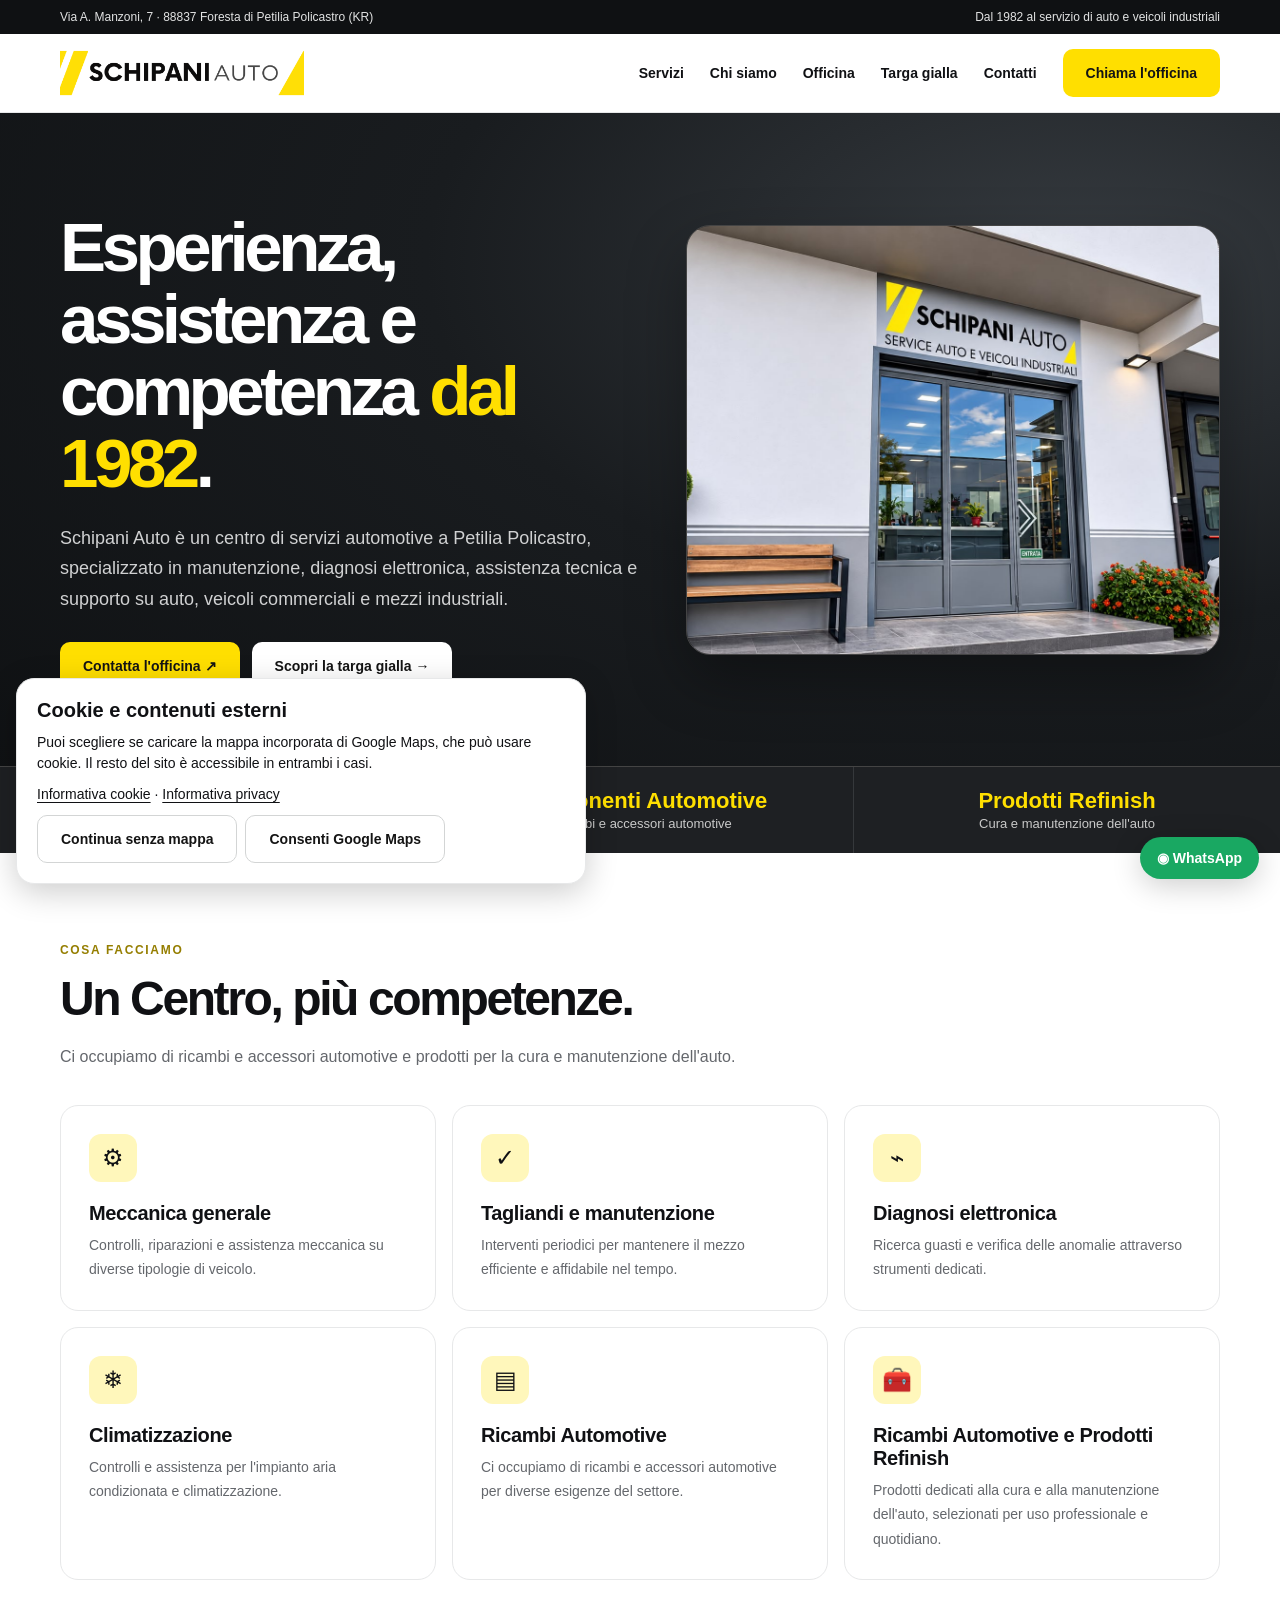
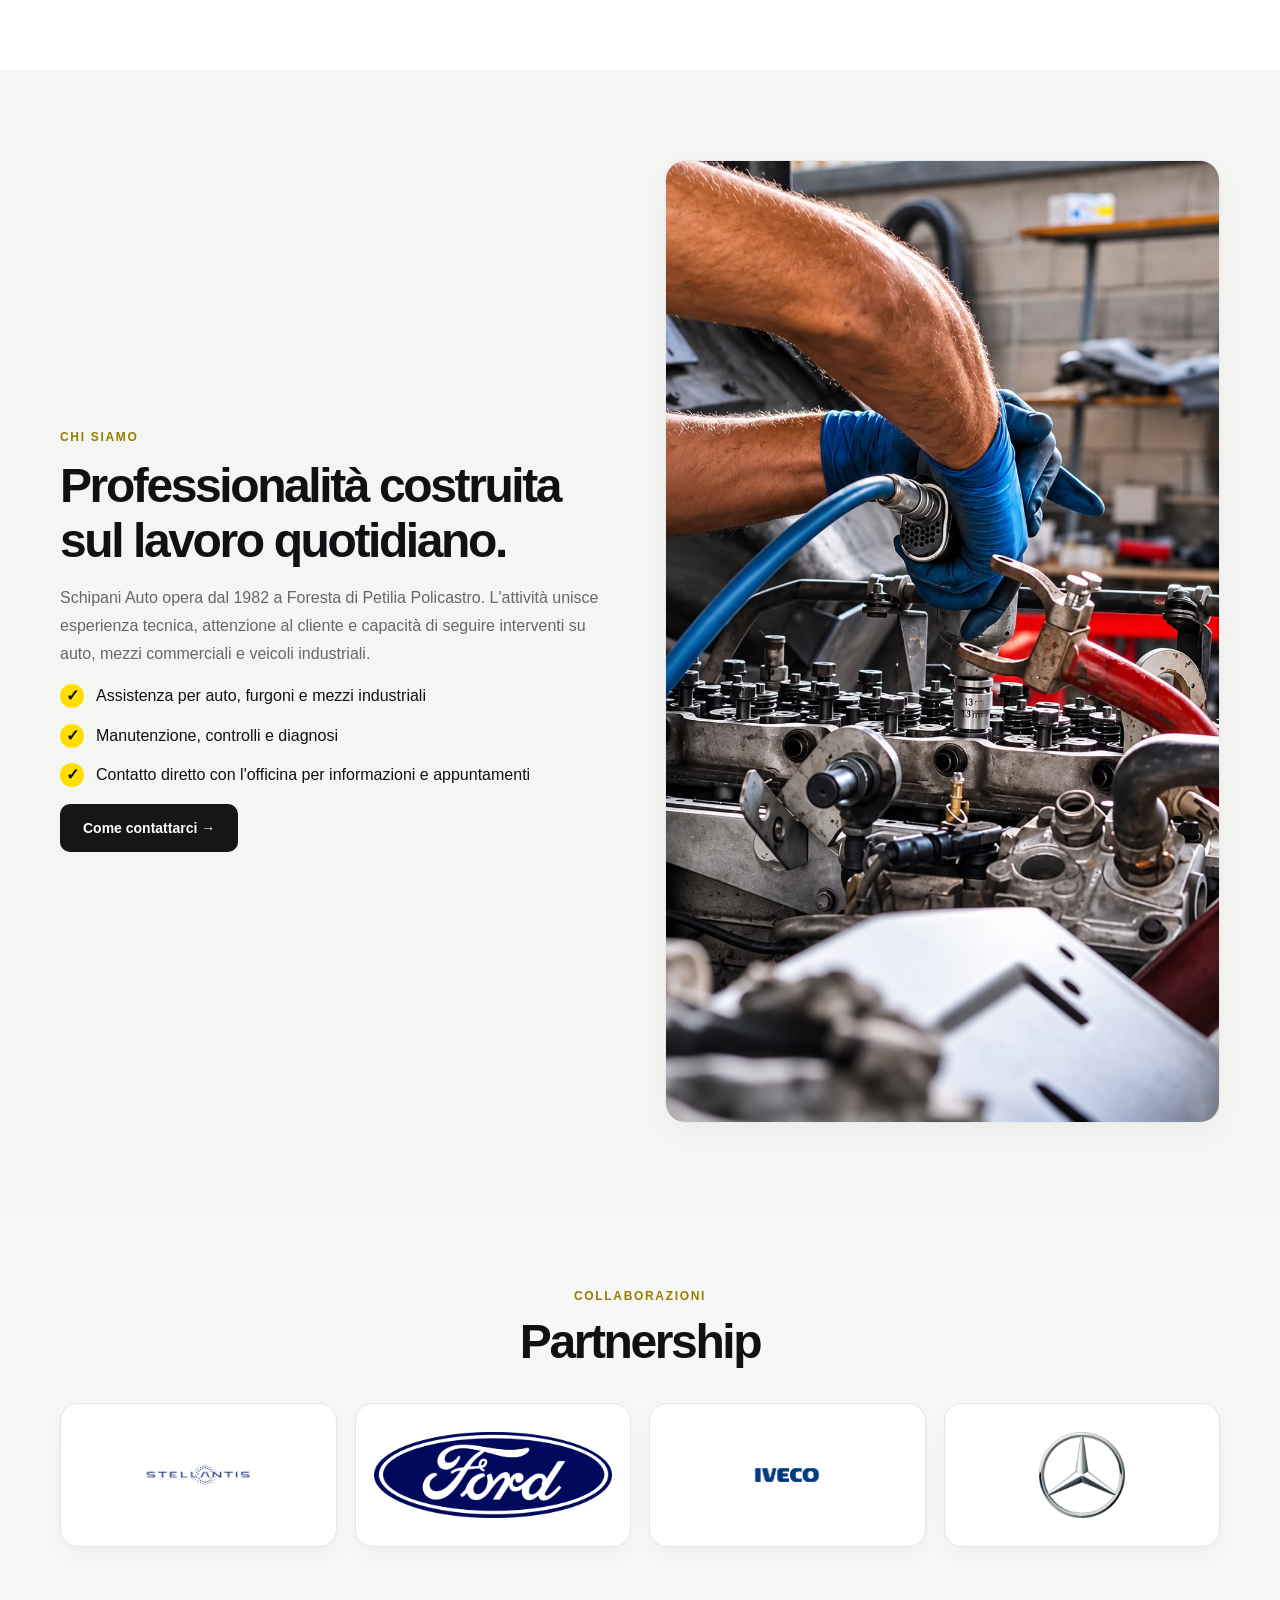
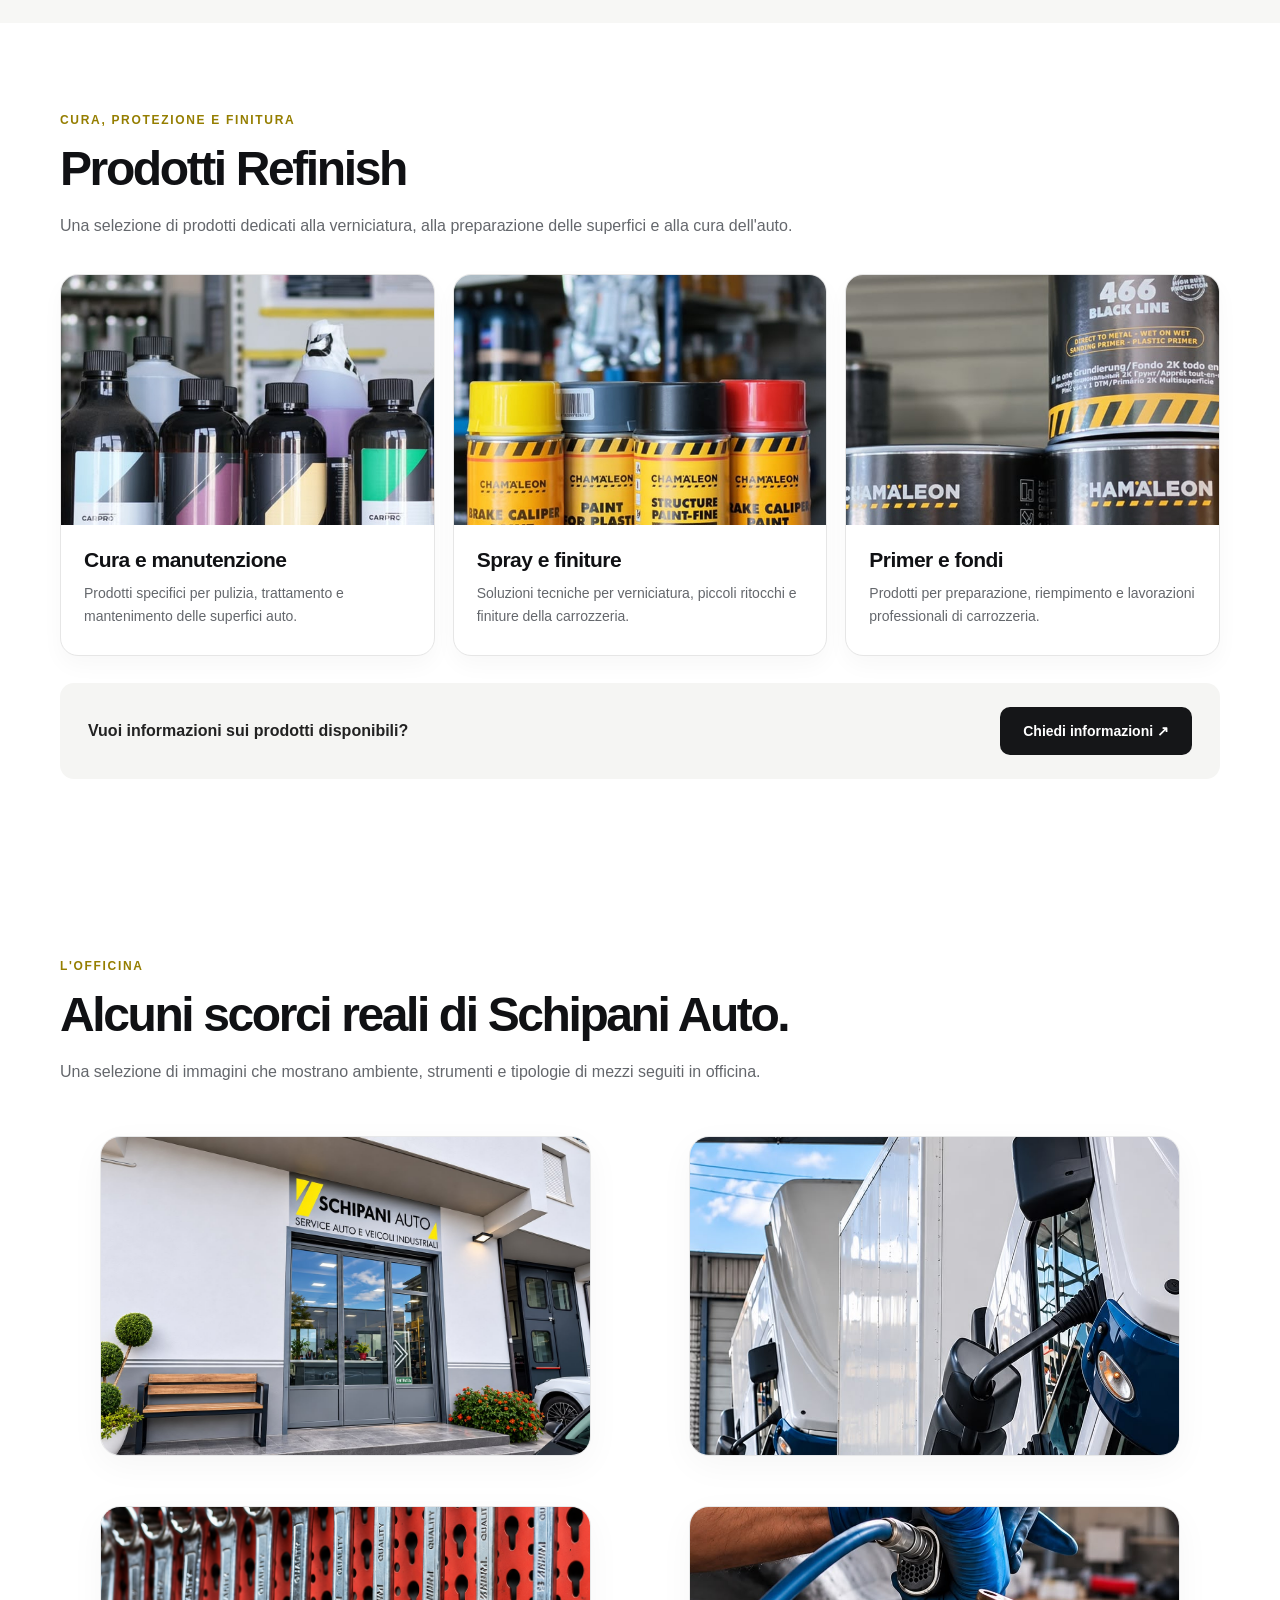
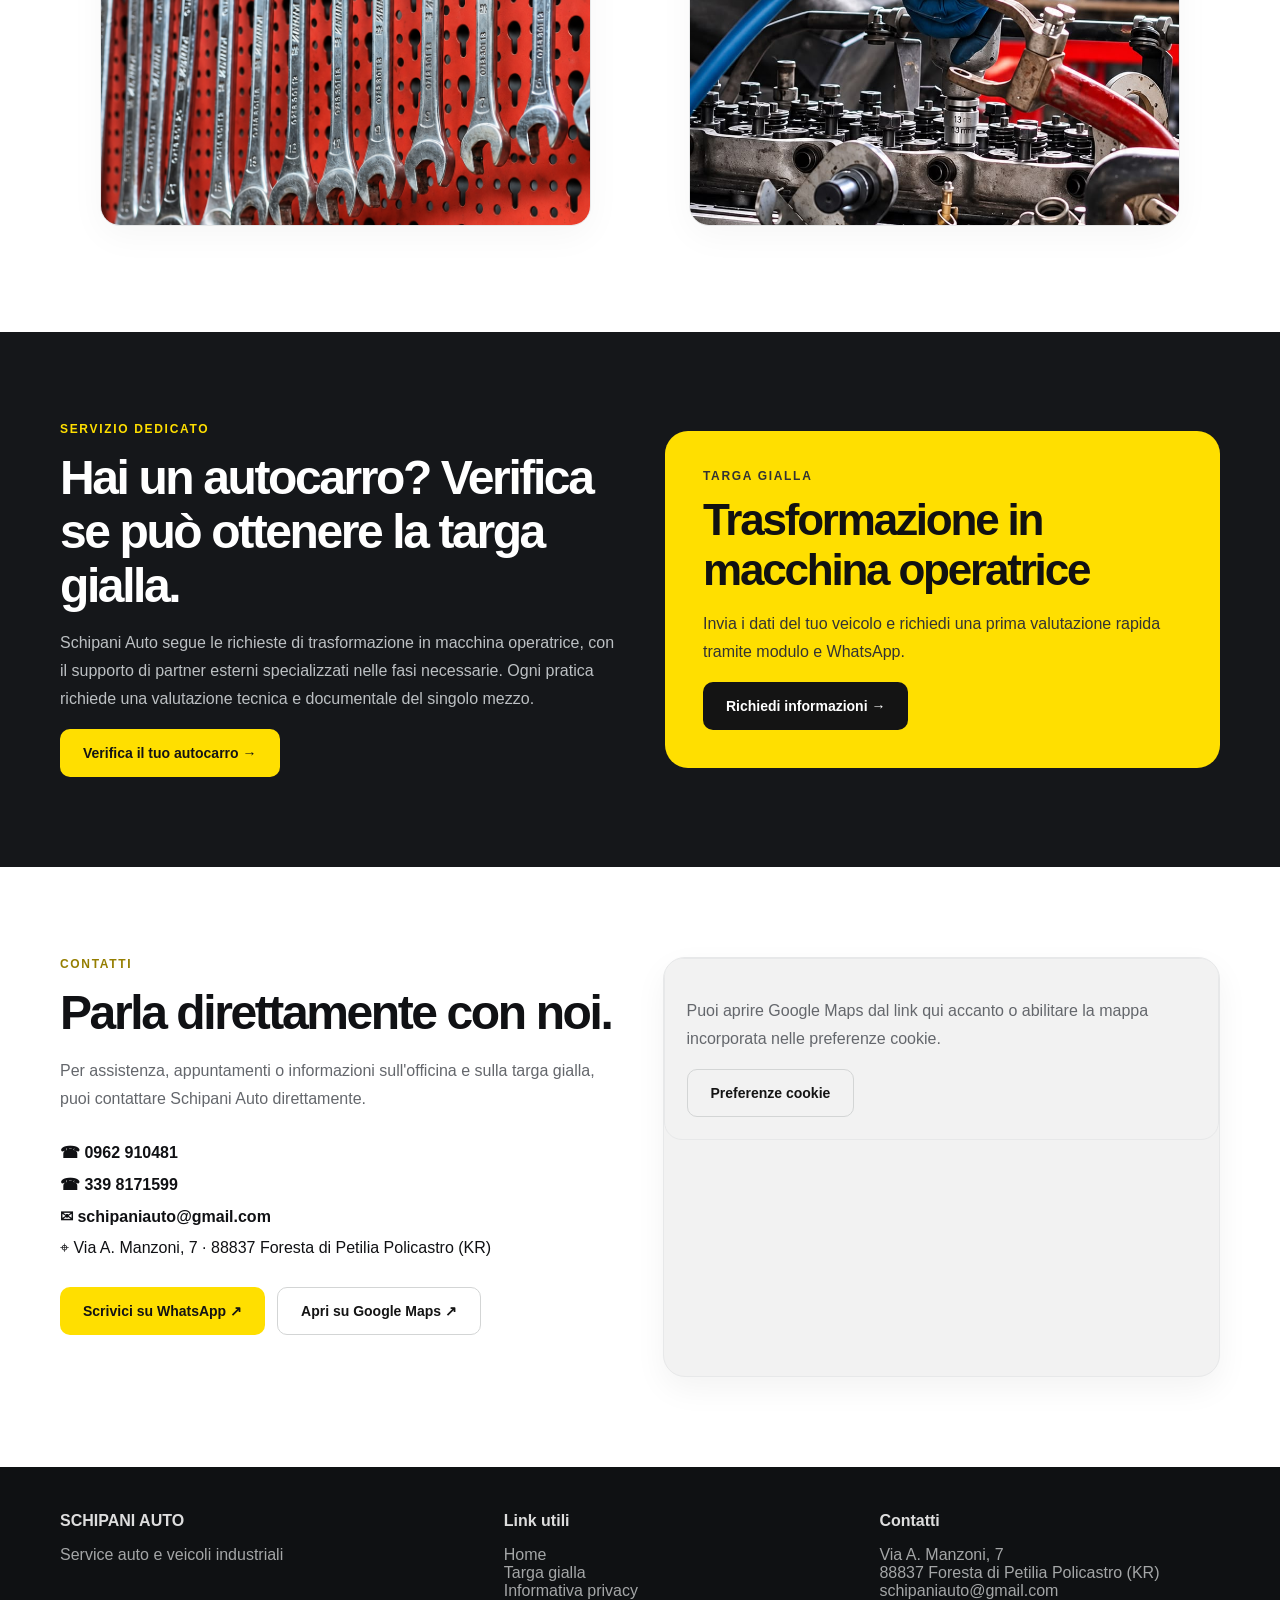
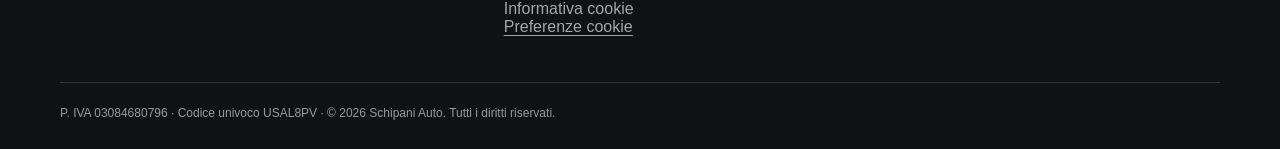
<file: index.html>
<!doctype html>
<html lang="it">
<head>
  <meta charset="utf-8">
  <meta name="viewport" content="width=device-width,initial-scale=1">
  <title>Schipani Auto | Officina e veicoli industriali dal 1982</title>
  <meta name="description" content="Schipani Auto a Foresta di Petilia Policastro (KR): officina dal 1982 per meccanica, diagnosi, manutenzione, flotte e veicoli industriali. Contatta l'officina o scopri il servizio Targa Gialla.">
  <meta name="theme-color" content="#ffdf00">
  <link rel="stylesheet" href="css/style.css">
  <link rel="stylesheet" href="css/extra-sezioni.css">
</head>
<body>
  <div class="topbar">
    <div class="wrap">
      <span>Via A. Manzoni, 7 · 88837 Foresta di Petilia Policastro (KR)</span>
      <span>Dal 1982 al servizio di auto e veicoli industriali</span>
    </div>
  </div>

  <header class="header">
    <nav class="wrap nav" aria-label="Navigazione principale">
      <a class="brand" href="./" aria-label="Schipani Auto home"><img src="assets/schipani-logo.png" alt="Schipani Auto"></a>
      <button class="mobiletoggle" data-menu aria-expanded="false" aria-label="Apri menu">☰</button>
      <div class="navlinks" data-nav>
        <a href="#servizi">Servizi</a>
        <a href="#chi-siamo">Chi siamo</a>
        <a href="#galleria">Officina</a>
        <a href="targa-gialla.html">Targa gialla</a>
        <a href="#contatti">Contatti</a>
        <a class="button" href="tel:+390962910481">Chiama l'officina</a>
      </div>
    </nav>
  </header>

  <main>
    <section class="hero">
      <div class="wrap hero-grid">
        <div>
          <h1>Esperienza, assistenza e competenza <em>dal 1982</em>.</h1>
          <p>Schipani Auto è un centro di servizi automotive a Petilia Policastro, specializzato in manutenzione, diagnosi elettronica, assistenza tecnica e supporto su auto, veicoli commerciali e mezzi industriali.</p>
          <div class="cta">
            <a class="button" href="tel:+390962910481">Contatta l'officina ↗</a>
            <a class="button white" href="targa-gialla.html">Scopri la targa gialla →</a>
          </div>
        </div>
        <div class="hero-media">
          <img src="assets/workshop-front.jpg" alt="Ingresso dell'officina Schipani Auto">
        </div>
      </div>
      <div class="trust">
        <div><strong>Service</strong><span>Servizi dedicati al settore automotive</span></div>
        <div><strong>Componenti Automotive</strong><span>Ricambi e accessori automotive</span></div>
        <div><strong>Prodotti Refinish</strong><span>Cura e manutenzione dell'auto</span></div>
      </div>
    </section>

    <section class="section" id="servizi">
      <div class="wrap">
        <div class="section-head">
          <div class="kicker">Cosa facciamo</div>
          <h2>Un Centro, più competenze.</h2>
          <p>Ci occupiamo di ricambi e accessori automotive e prodotti per la cura e manutenzione dell'auto.</p>
        </div>
        <div class="cards">
          <article class="card"><span class="number">⚙</span><h3>Meccanica generale</h3><p>Controlli, riparazioni e assistenza meccanica su diverse tipologie di veicolo.</p></article>
          <article class="card"><span class="number">✓</span><h3>Tagliandi e manutenzione</h3><p>Interventi periodici per mantenere il mezzo efficiente e affidabile nel tempo.</p></article>
          <article class="card"><span class="number">⌁</span><h3>Diagnosi elettronica</h3><p>Ricerca guasti e verifica delle anomalie attraverso strumenti dedicati.</p></article>
          <article class="card"><span class="number">❄</span><h3>Climatizzazione</h3><p>Controlli e assistenza per l'impianto aria condizionata e climatizzazione.</p></article>
          <article class="card"><span class="number">▤</span><h3>Ricambi Automotive</h3><p>Ci occupiamo di ricambi e accessori automotive per diverse esigenze del settore.</p></article>
          <article class="card"><span class="number" aria-hidden="true">🧰</span><h3>Ricambi Automotive e Prodotti Refinish</h3><p>Prodotti dedicati alla cura e alla manutenzione dell'auto, selezionati per uso professionale e quotidiano.</p></article>
        </div>
      </div>
    </section>

    <section class="section soft" id="chi-siamo">
      <div class="wrap split">
        <div>
          <div class="kicker">Chi siamo</div>
          <h2>Professionalità costruita sul lavoro quotidiano.</h2>
          <p>Schipani Auto opera dal 1982 a Foresta di Petilia Policastro. L'attività unisce esperienza tecnica, attenzione al cliente e capacità di seguire interventi su auto, mezzi commerciali e veicoli industriali.</p>
          <ul class="bullets">
            <li>Assistenza per auto, furgoni e mezzi industriali</li>
            <li>Manutenzione, controlli e diagnosi</li>
            <li>Contatto diretto con l'officina per informazioni e appuntamenti</li>
          </ul>
          <a class="button dark" href="#contatti">Come contattarci →</a>
        </div>
        <div class="media-card tall">
          <img src="assets/work-mechanic.jpg" alt="Intervento tecnico in officina">
        </div>
      </div>
    </section>


    <section class="section partnerships-section" id="partnership">
      <div class="wrap">
        <div class="section-head centered"><div class="kicker">Collaborazioni</div><h2>Partnership</h2></div>
        <div class="partner-logos" aria-label="Marchi partner">
          <div class="partner-logo"><img src="assets/logo-stellantis.png" alt="Stellantis" loading="lazy"></div>
          <div class="partner-logo"><img src="assets/logo-ford.png" alt="Ford" loading="lazy"></div>
          <div class="partner-logo"><img src="assets/logo-iveco.png" alt="Iveco" loading="lazy"></div>
          <div class="partner-logo"><img src="assets/logo-mercedes.png" alt="Mercedes-Benz" loading="lazy"></div>
        </div>
      </div>
    </section>


    <section class="section refinish-section" id="refinish">
      <div class="wrap">
        <div class="section-head"><div class="kicker">Cura, protezione e finitura</div><h2>Prodotti Refinish</h2><p>Una selezione di prodotti dedicati alla verniciatura, alla preparazione delle superfici e alla cura dell'auto.</p></div>
        <div class="refinish-grid">
          <article class="refinish-card"><img src="assets/refinish-cura.jpg" alt="Prodotti per la cura e la manutenzione dell'auto" loading="lazy" width="1200" height="780"><div class="refinish-copy"><h3>Cura e manutenzione</h3><p>Prodotti specifici per pulizia, trattamento e mantenimento delle superfici auto.</p></div></article>
          <article class="refinish-card"><img src="assets/refinish-spray.jpg" alt="Prodotti spray e finiture per carrozzeria" loading="lazy" width="1200" height="780"><div class="refinish-copy"><h3>Spray e finiture</h3><p>Soluzioni tecniche per verniciatura, piccoli ritocchi e finiture della carrozzeria.</p></div></article>
          <article class="refinish-card"><img src="assets/refinish-primer.jpg" alt="Primer e fondi per lavorazioni di carrozzeria" loading="lazy" width="1200" height="780"><div class="refinish-copy"><h3>Primer e fondi</h3><p>Prodotti per preparazione, riempimento e lavorazioni professionali di carrozzeria.</p></div></article>
        </div>
        <div class="refinish-footer"><p>Vuoi informazioni sui prodotti disponibili?</p><a class="button dark" href="https://wa.me/393398171599?text=Buongiorno%20Schipani%20Auto%2C%20vorrei%20informazioni%20sui%20prodotti%20Refinish." target="_blank" rel="noopener noreferrer">Chiedi informazioni ↗</a></div>
      </div>
    </section>

    <section class="section" id="galleria">
      <div class="wrap">
        <div class="section-head">
          <div class="kicker">L'officina</div>
          <h2>Alcuni scorci reali di Schipani Auto.</h2>
          <p>Una selezione di immagini che mostrano ambiente, strumenti e tipologie di mezzi seguiti in officina.</p>
        </div>
        <div class="media-grid">
          <figure class="media-card"><img src="assets/workshop-front.jpg" alt="Esterno Schipani Auto"><figcaption>Ingresso officina</figcaption></figure>
          <figure class="media-card"><img src="assets/fleet-trucks.jpg" alt="Veicoli industriali in officina"><figcaption>Assistenza su veicoli industriali</figcaption></figure>
          <figure class="media-card"><img src="assets/tools-wall.png" alt="Chiavi da officina ordinate su pannello"><figcaption>Ordine e attrezzatura</figcaption></figure>
          <figure class="media-card"><img src="assets/work-mechanic.jpg" alt="Lavorazione meccanica in officina"><figcaption>Operatività e interventi tecnici</figcaption></figure>
        </div>
      </div>
    </section>

    <section class="section dark">
      <div class="wrap split">
        <div>
          <div class="kicker">Servizio dedicato</div>
          <h2>Hai un autocarro? Verifica se può ottenere la targa gialla.</h2>
          <p>Schipani Auto segue le richieste di trasformazione in macchina operatrice, con il supporto di partner esterni specializzati nelle fasi necessarie. Ogni pratica richiede una valutazione tecnica e documentale del singolo mezzo.</p>
          <a class="button" href="targa-gialla.html">Verifica il tuo autocarro →</a>
        </div>
        <div class="promo">
          <div class="kicker" style="color:#333">Targa gialla</div>
          <h2>Trasformazione in macchina operatrice</h2>
          <p>Invia i dati del tuo veicolo e richiedi una prima valutazione rapida tramite modulo e WhatsApp.</p>
          <a class="button" href="targa-gialla.html#richiedi">Richiedi informazioni →</a>
        </div>
      </div>
    </section>

    <section class="section" id="contatti">
      <div class="wrap contact">
        <div>
          <div class="kicker">Contatti</div>
          <h2>Parla direttamente con noi.</h2>
          <p>Per assistenza, appuntamenti o informazioni sull'officina e sulla targa gialla, puoi contattare Schipani Auto direttamente.</p>
          <div class="contact-links">
            <a href="tel:+390962910481">☎ 0962 910481</a>
            <a href="tel:+393398171599">☎ 339 8171599</a>
            <a href="mailto:schipaniauto@gmail.com">✉ schipaniauto@gmail.com</a>
            <span>⌖ Via A. Manzoni, 7 · 88837 Foresta di Petilia Policastro (KR)</span>
          </div>
          <div class="cta">
            <a class="button" href="https://wa.me/393398171599?text=Buongiorno%20Schipani%20Auto%2C%20vorrei%20avere%20informazioni." target="_blank" rel="noopener noreferrer">Scrivici su WhatsApp ↗</a>
            <a class="button ghost" href="https://www.google.com/maps/search/?api=1&query=Schipani%20Auto%20Via%20Alessandro%20Manzoni%207%2088837%20Petilia%20Policastro%20KR" target="_blank" rel="noopener noreferrer">Apri su Google Maps ↗</a>
          </div>
        </div>
        <div class="map-card">
          <div data-map>
            <div class="map-placeholder" data-map-placeholder>
              <p>Puoi aprire Google Maps dal link qui accanto o abilitare la mappa incorporata nelle preferenze cookie.</p>
              <button class="button ghost" type="button" data-cookie-settings hidden>Preferenze cookie</button>
            </div>
            <template data-map-template>
              <iframe title="Mappa Schipani Auto" loading="lazy" referrerpolicy="no-referrer" src="https://www.google.com/maps?q=Schipani%20Auto%20Via%20Alessandro%20Manzoni%207%2088837%20Petilia%20Policastro%20KR&amp;output=embed"></iframe>
            </template>
          </div>
        </div>
      </div>
    </section>
  </main>

  <footer class="footer">
    <div class="wrap">
      <div class="footer-grid">
        <div>
          <strong>SCHIPANI AUTO</strong>
          <p>Service auto e veicoli industriali</p>
        </div>
        <div>
          <strong>Link utili</strong>
          <p><a href="./">Home</a><br><a href="targa-gialla.html">Targa gialla</a><br><a href="privacy.html">Informativa privacy</a><br><a href="cookie.html">Informativa cookie</a><br><button class="cookie-link" type="button" data-cookie-settings hidden>Preferenze cookie</button></p>
        </div>
        <div>
          <strong>Contatti</strong>
          <p>Via A. Manzoni, 7<br>88837 Foresta di Petilia Policastro (KR)<br><a href="mailto:schipaniauto@gmail.com">schipaniauto@gmail.com</a></p>
        </div>
      </div>
      <div class="bottom">P. IVA 03084680796 · Codice univoco USAL8PV · © <span id="year">2026</span> Schipani Auto. Tutti i diritti riservati.</div>
    </div>
  </footer>

  <a class="floating-wa" href="https://wa.me/393398171599?text=Buongiorno%20Schipani%20Auto%2C%20vorrei%20avere%20informazioni." target="_blank" rel="noopener noreferrer" aria-label="Contatta Schipani Auto su WhatsApp">◉ WhatsApp</a>
  <script src="js/main.js"></script>
  <script src="js/cookies.js" defer></script>
</body>
</html>
</file>
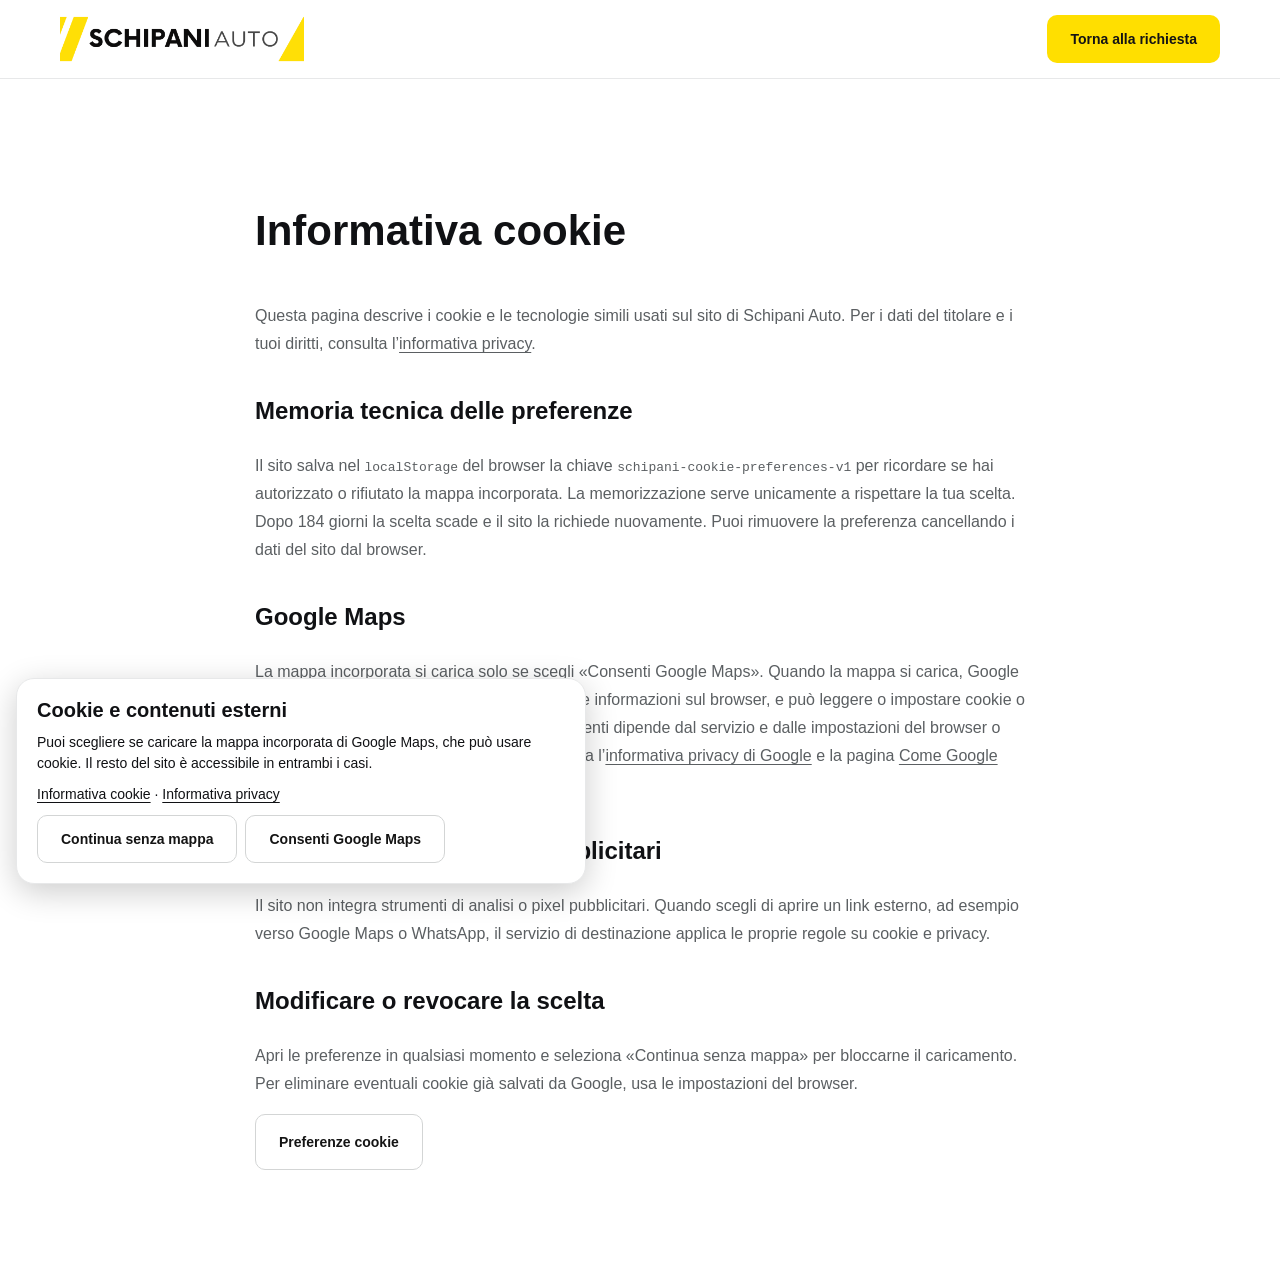
<file: cookie.html>
<!doctype html>
<html lang="it">
<head>
  <meta charset="utf-8">
  <meta name="viewport" content="width=device-width,initial-scale=1">
  <title>Informativa cookie | Schipani Auto</title>
  <meta name="robots" content="noindex">
  <link rel="stylesheet" href="css/style.css">
</head>
<body>
  <header class="header">
    <nav class="wrap nav">
      <a class="brand" href="./"><img src="assets/schipani-logo.png" alt="Schipani Auto"></a>
      <a class="button" href="targa-gialla.html">Torna alla richiesta</a>
    </nav>
  </header>
  <main>
    <article class="wrap legal">
      <h1>Informativa cookie</h1>
      <p>Questa pagina descrive i cookie e le tecnologie simili usati sul sito di Schipani Auto. Per i dati del titolare e i tuoi diritti, consulta l’<a href="privacy.html">informativa privacy</a>.</p>

      <h2>Memoria tecnica delle preferenze</h2>
      <p>Il sito salva nel <code>localStorage</code> del browser la chiave <code>schipani-cookie-preferences-v1</code> per ricordare se hai autorizzato o rifiutato la mappa incorporata. La memorizzazione serve unicamente a rispettare la tua scelta. Dopo 184 giorni la scelta scade e il sito la richiede nuovamente. Puoi rimuovere la preferenza cancellando i dati del sito dal browser.</p>

      <h2>Google Maps</h2>
      <p>La mappa incorporata si carica solo se scegli «Consenti Google Maps». Quando la mappa si carica, Google riceve dati di connessione, come l’indirizzo IP e informazioni sul browser, e può leggere o impostare cookie o tecnologie analoghe. La durata di questi strumenti dipende dal servizio e dalle impostazioni del browser o dell’account. Per maggiori informazioni consulta l’<a href="https://policies.google.com/privacy?hl=it">informativa privacy di Google</a> e la pagina <a href="https://policies.google.com/technologies/cookies?hl=it">Come Google utilizza i cookie</a>.</p>

      <h2>Link esterni e strumenti pubblicitari</h2>
      <p>Il sito non integra strumenti di analisi o pixel pubblicitari. Quando scegli di aprire un link esterno, ad esempio verso Google Maps o WhatsApp, il servizio di destinazione applica le proprie regole su cookie e privacy.</p>

      <h2>Modificare o revocare la scelta</h2>
      <p>Apri le preferenze in qualsiasi momento e seleziona «Continua senza mappa» per bloccarne il caricamento. Per eliminare eventuali cookie già salvati da Google, usa le impostazioni del browser.</p>
      <p><button class="button ghost" type="button" data-cookie-settings hidden>Preferenze cookie</button></p>
    </article>
  </main>
  <script src="js/cookies.js" defer></script>
</body>
</html>
</file>
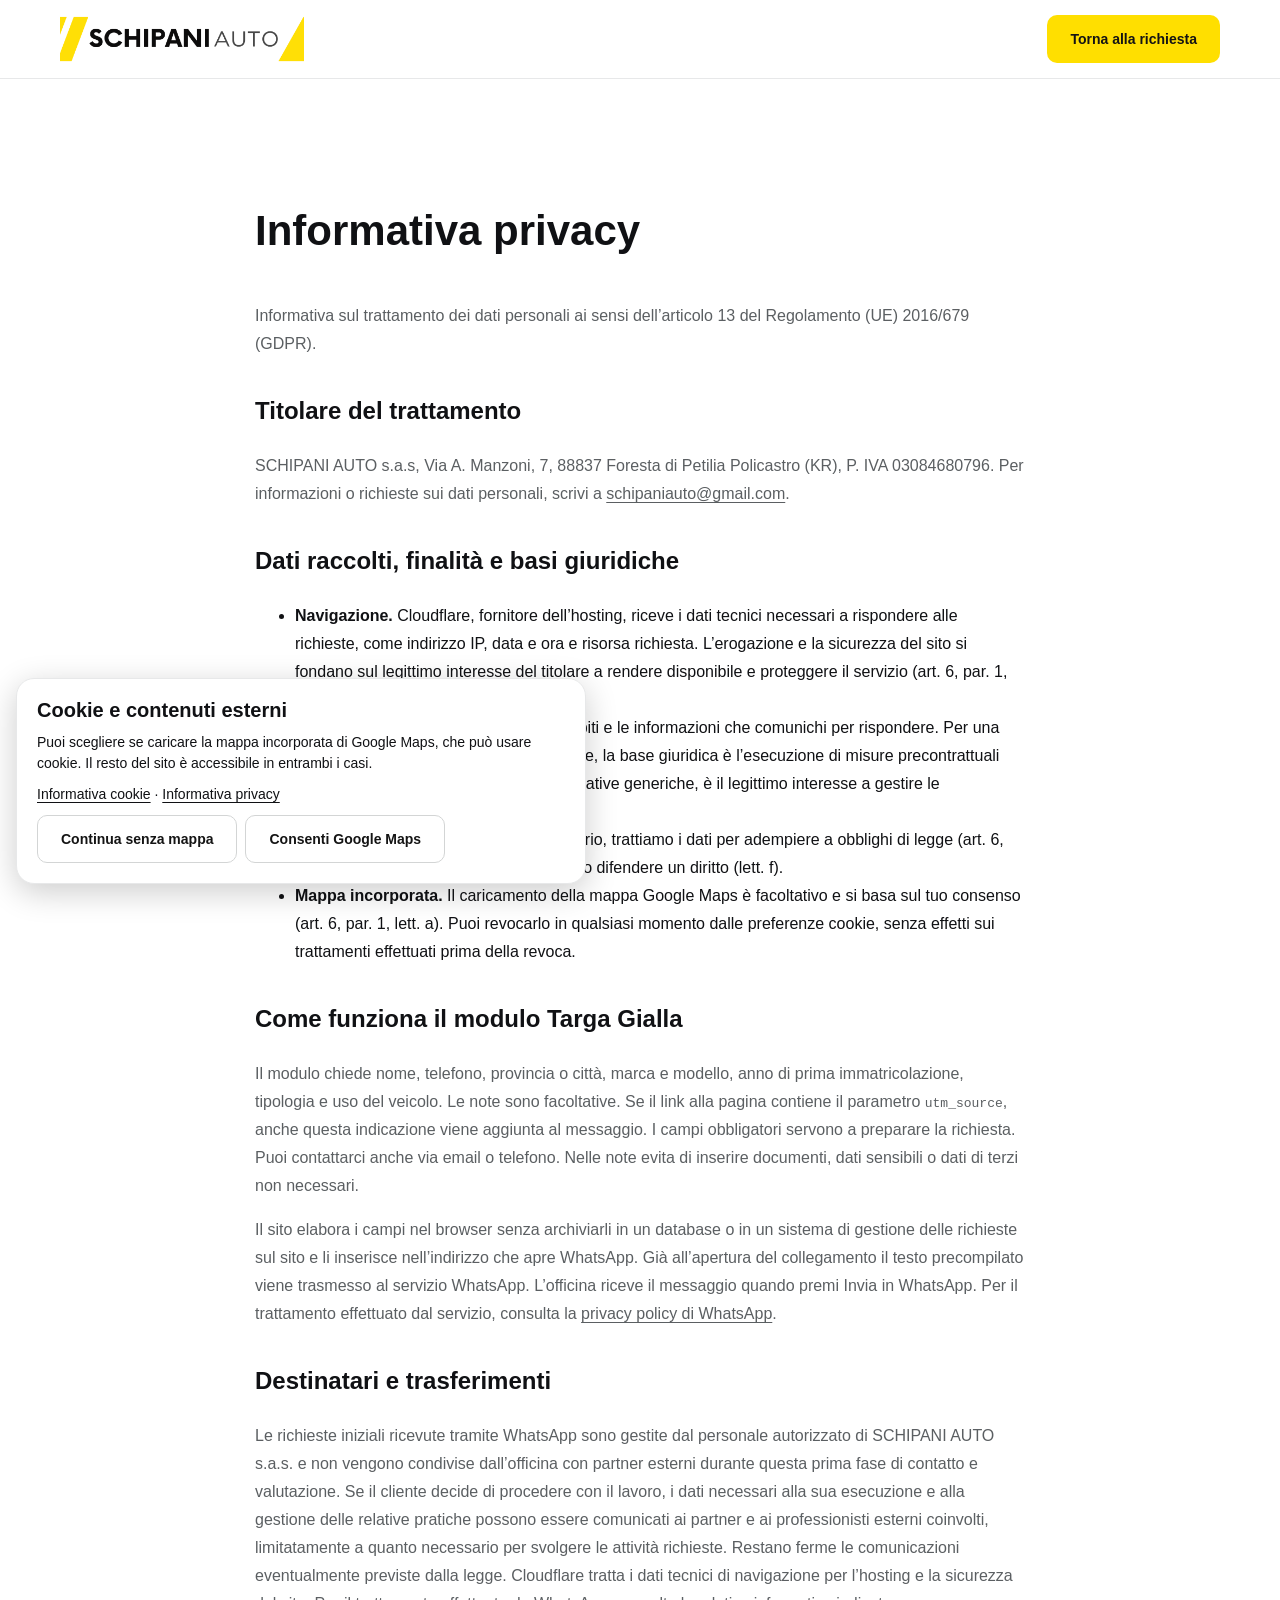
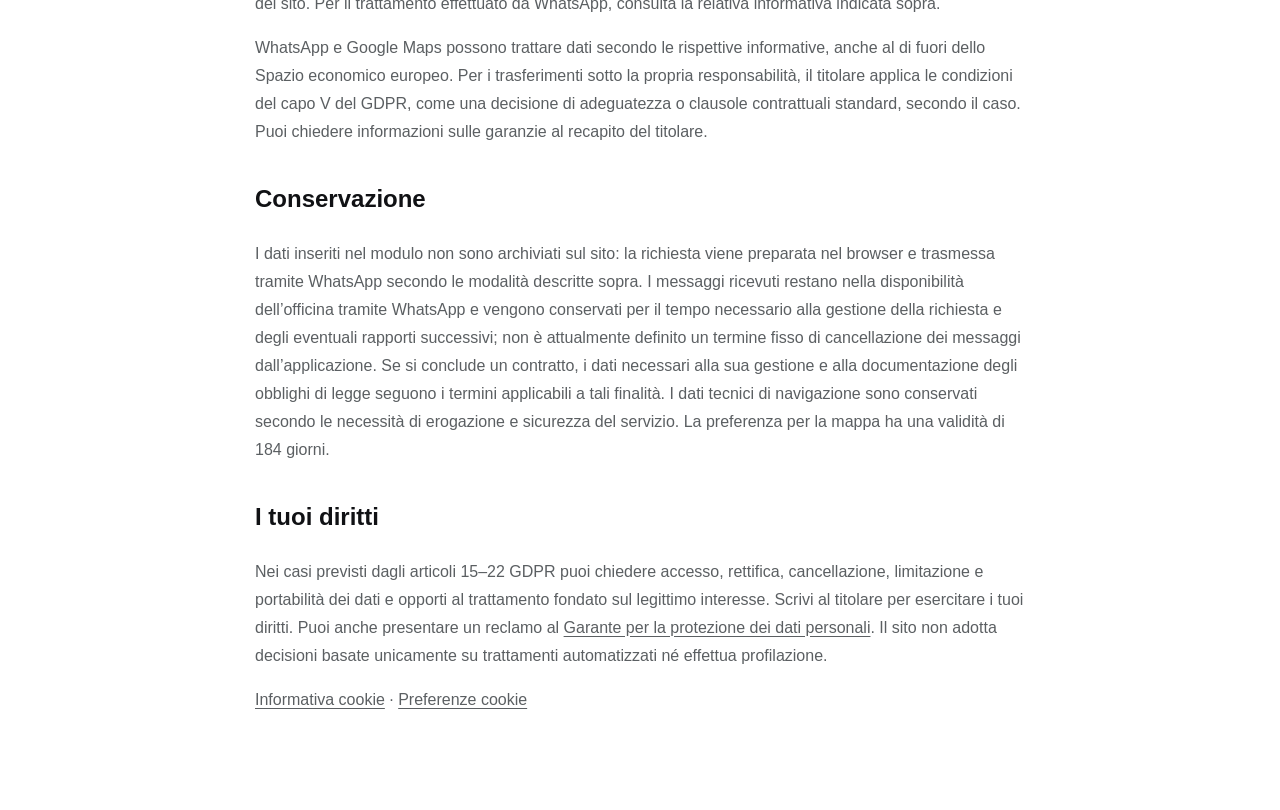
<file: privacy.html>
<!doctype html>
<html lang="it">
<head>
  <meta charset="utf-8">
  <meta name="viewport" content="width=device-width,initial-scale=1">
  <title>Informativa privacy | Schipani Auto</title>
  <meta name="robots" content="noindex">
  <link rel="stylesheet" href="css/style.css">
</head>
<body>
  <header class="header">
    <nav class="wrap nav">
      <a class="brand" href="./"><img src="assets/schipani-logo.png" alt="Schipani Auto"></a>
      <a class="button" href="targa-gialla.html">Torna alla richiesta</a>
    </nav>
  </header>
  <main>
    <article class="wrap legal">
      <h1>Informativa privacy</h1>
      <p>Informativa sul trattamento dei dati personali ai sensi dell’articolo 13 del Regolamento (UE) 2016/679 (GDPR).</p>

      <h2>Titolare del trattamento</h2>
      <p>SCHIPANI AUTO s.a.s, Via A. Manzoni, 7, 88837 Foresta di Petilia Policastro (KR), P. IVA 03084680796. Per informazioni o richieste sui dati personali, scrivi a <a href="mailto:schipaniauto@gmail.com">schipaniauto@gmail.com</a>.</p>

      <h2>Dati raccolti, finalità e basi giuridiche</h2>
      <ul>
        <li><strong>Navigazione.</strong> Cloudflare, fornitore dell’hosting, riceve i dati tecnici necessari a rispondere alle richieste, come indirizzo IP, data e ora e risorsa richiesta. L’erogazione e la sicurezza del sito si fondano sul legittimo interesse del titolare a rendere disponibile e proteggere il servizio (art. 6, par. 1, lett. f).</li>
        <li><strong>Richieste e preventivi.</strong> Trattiamo i recapiti e le informazioni che comunichi per rispondere. Per una valutazione o un preventivo richiesto da te, la base giuridica è l’esecuzione di misure precontrattuali (art. 6, par. 1, lett. b). Per richieste informative generiche, è il legittimo interesse a gestire le comunicazioni ricevute (lett. f).</li>
        <li><strong>Obblighi e tutela dei diritti.</strong> Se necessario, trattiamo i dati per adempiere a obblighi di legge (art. 6, par. 1, lett. c) o per accertare, esercitare o difendere un diritto (lett. f).</li>
        <li><strong>Mappa incorporata.</strong> Il caricamento della mappa Google Maps è facoltativo e si basa sul tuo consenso (art. 6, par. 1, lett. a). Puoi revocarlo in qualsiasi momento dalle preferenze cookie, senza effetti sui trattamenti effettuati prima della revoca.</li>
      </ul>

      <h2>Come funziona il modulo Targa Gialla</h2>
      <p>Il modulo chiede nome, telefono, provincia o città, marca e modello, anno di prima immatricolazione, tipologia e uso del veicolo. Le note sono facoltative. Se il link alla pagina contiene il parametro <code>utm_source</code>, anche questa indicazione viene aggiunta al messaggio. I campi obbligatori servono a preparare la richiesta. Puoi contattarci anche via email o telefono. Nelle note evita di inserire documenti, dati sensibili o dati di terzi non necessari.</p>
      <p>Il sito elabora i campi nel browser senza archiviarli in un database o in un sistema di gestione delle richieste sul sito e li inserisce nell’indirizzo che apre WhatsApp. Già all’apertura del collegamento il testo precompilato viene trasmesso al servizio WhatsApp. L’officina riceve il messaggio quando premi Invia in WhatsApp. Per il trattamento effettuato dal servizio, consulta la <a href="https://www.whatsapp.com/legal/privacy-policy-eea">privacy policy di WhatsApp</a>.</p>

      <h2>Destinatari e trasferimenti</h2>
      <p>Le richieste iniziali ricevute tramite WhatsApp sono gestite dal personale autorizzato di SCHIPANI AUTO s.a.s. e non vengono condivise dall’officina con partner esterni durante questa prima fase di contatto e valutazione. Se il cliente decide di procedere con il lavoro, i dati necessari alla sua esecuzione e alla gestione delle relative pratiche possono essere comunicati ai partner e ai professionisti esterni coinvolti, limitatamente a quanto necessario per svolgere le attività richieste. Restano ferme le comunicazioni eventualmente previste dalla legge. Cloudflare tratta i dati tecnici di navigazione per l’hosting e la sicurezza del sito. Per il trattamento effettuato da WhatsApp, consulta la relativa informativa indicata sopra.</p>
      <p>WhatsApp e Google Maps possono trattare dati secondo le rispettive informative, anche al di fuori dello Spazio economico europeo. Per i trasferimenti sotto la propria responsabilità, il titolare applica le condizioni del capo V del GDPR, come una decisione di adeguatezza o clausole contrattuali standard, secondo il caso. Puoi chiedere informazioni sulle garanzie al recapito del titolare.</p>

      <h2>Conservazione</h2>
      <p>I dati inseriti nel modulo non sono archiviati sul sito: la richiesta viene preparata nel browser e trasmessa tramite WhatsApp secondo le modalità descritte sopra. I messaggi ricevuti restano nella disponibilità dell’officina tramite WhatsApp e vengono conservati per il tempo necessario alla gestione della richiesta e degli eventuali rapporti successivi; non è attualmente definito un termine fisso di cancellazione dei messaggi dall’applicazione. Se si conclude un contratto, i dati necessari alla sua gestione e alla documentazione degli obblighi di legge seguono i termini applicabili a tali finalità. I dati tecnici di navigazione sono conservati secondo le necessità di erogazione e sicurezza del servizio. La preferenza per la mappa ha una validità di 184 giorni.</p>

      <h2>I tuoi diritti</h2>
      <p>Nei casi previsti dagli articoli 15–22 GDPR puoi chiedere accesso, rettifica, cancellazione, limitazione e portabilità dei dati e opporti al trattamento fondato sul legittimo interesse. Scrivi al titolare per esercitare i tuoi diritti. Puoi anche presentare un reclamo al <a href="https://www.garanteprivacy.it/">Garante per la protezione dei dati personali</a>. Il sito non adotta decisioni basate unicamente su trattamenti automatizzati né effettua profilazione.</p>

      <p><a href="cookie.html">Informativa cookie</a> · <button class="cookie-link" type="button" data-cookie-settings hidden>Preferenze cookie</button></p>
    </article>
  </main>
  <script src="js/cookies.js" defer></script>
</body>
</html>
</file>
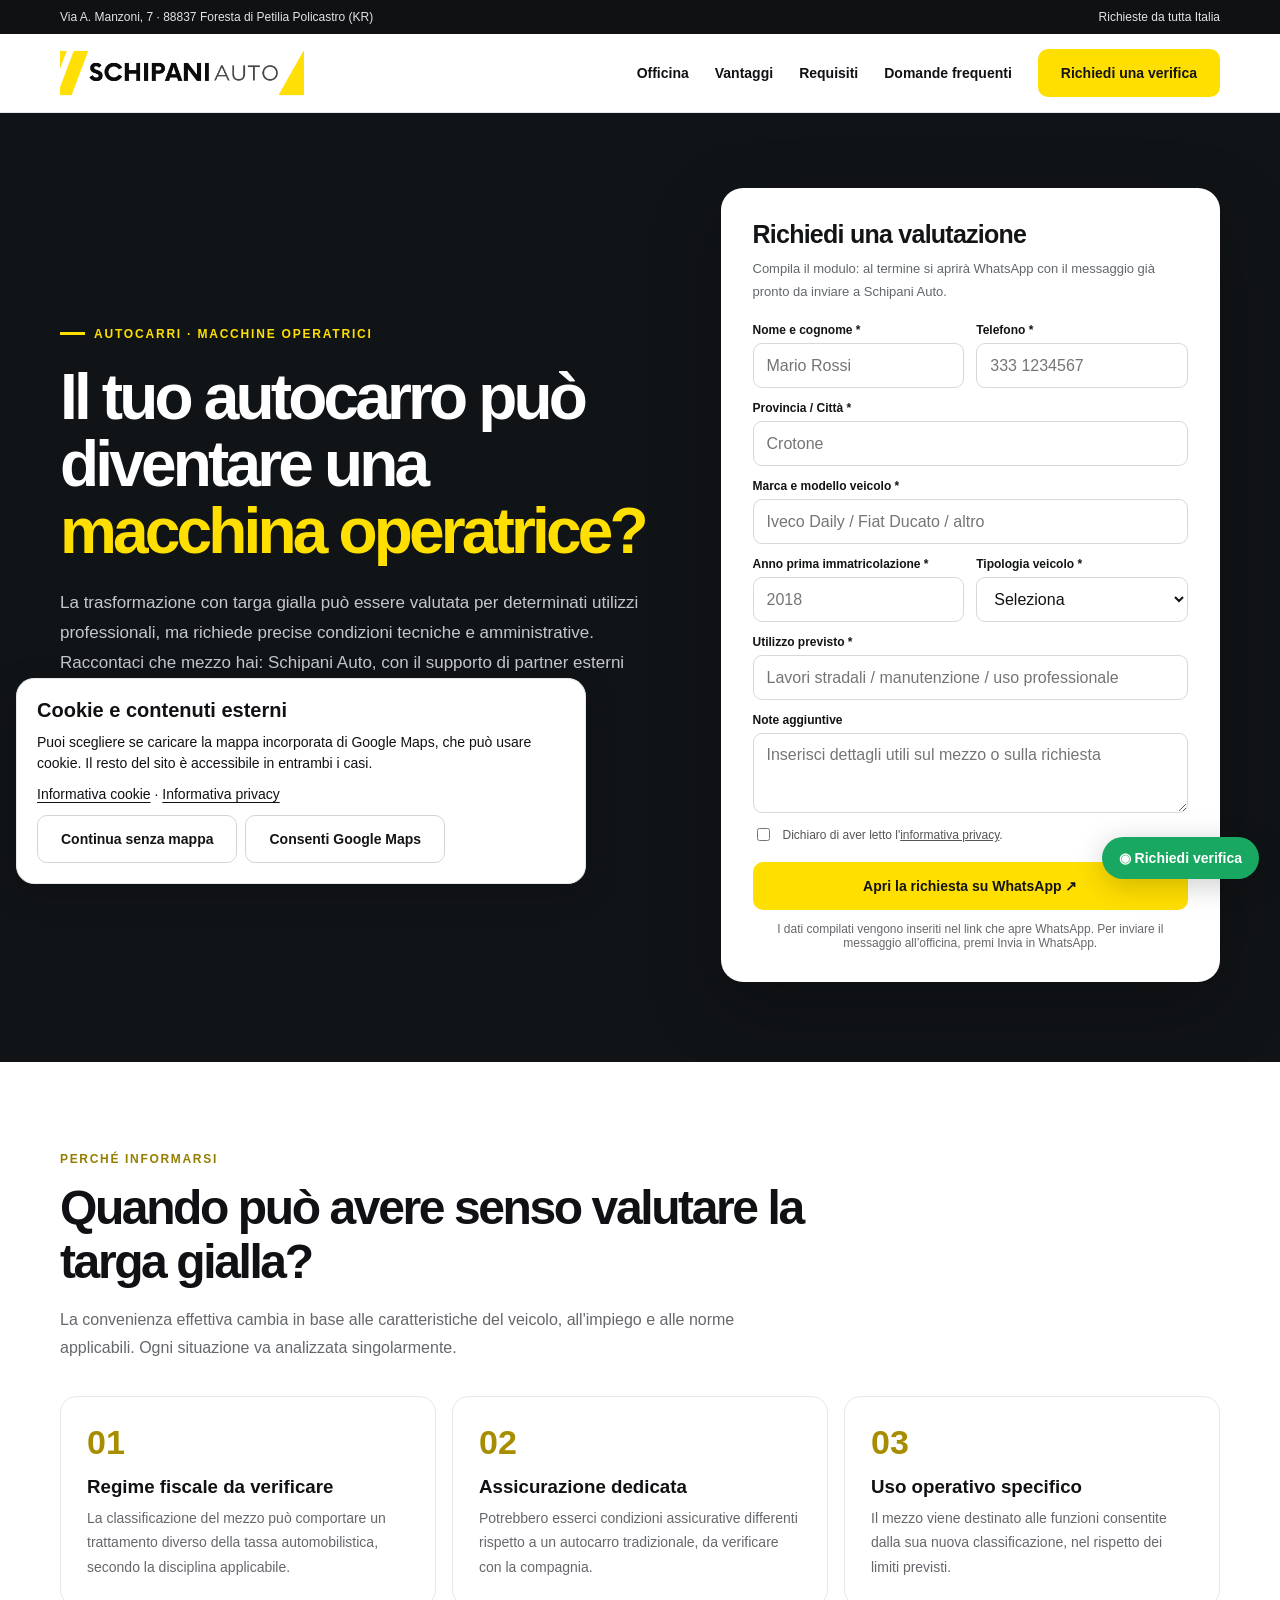
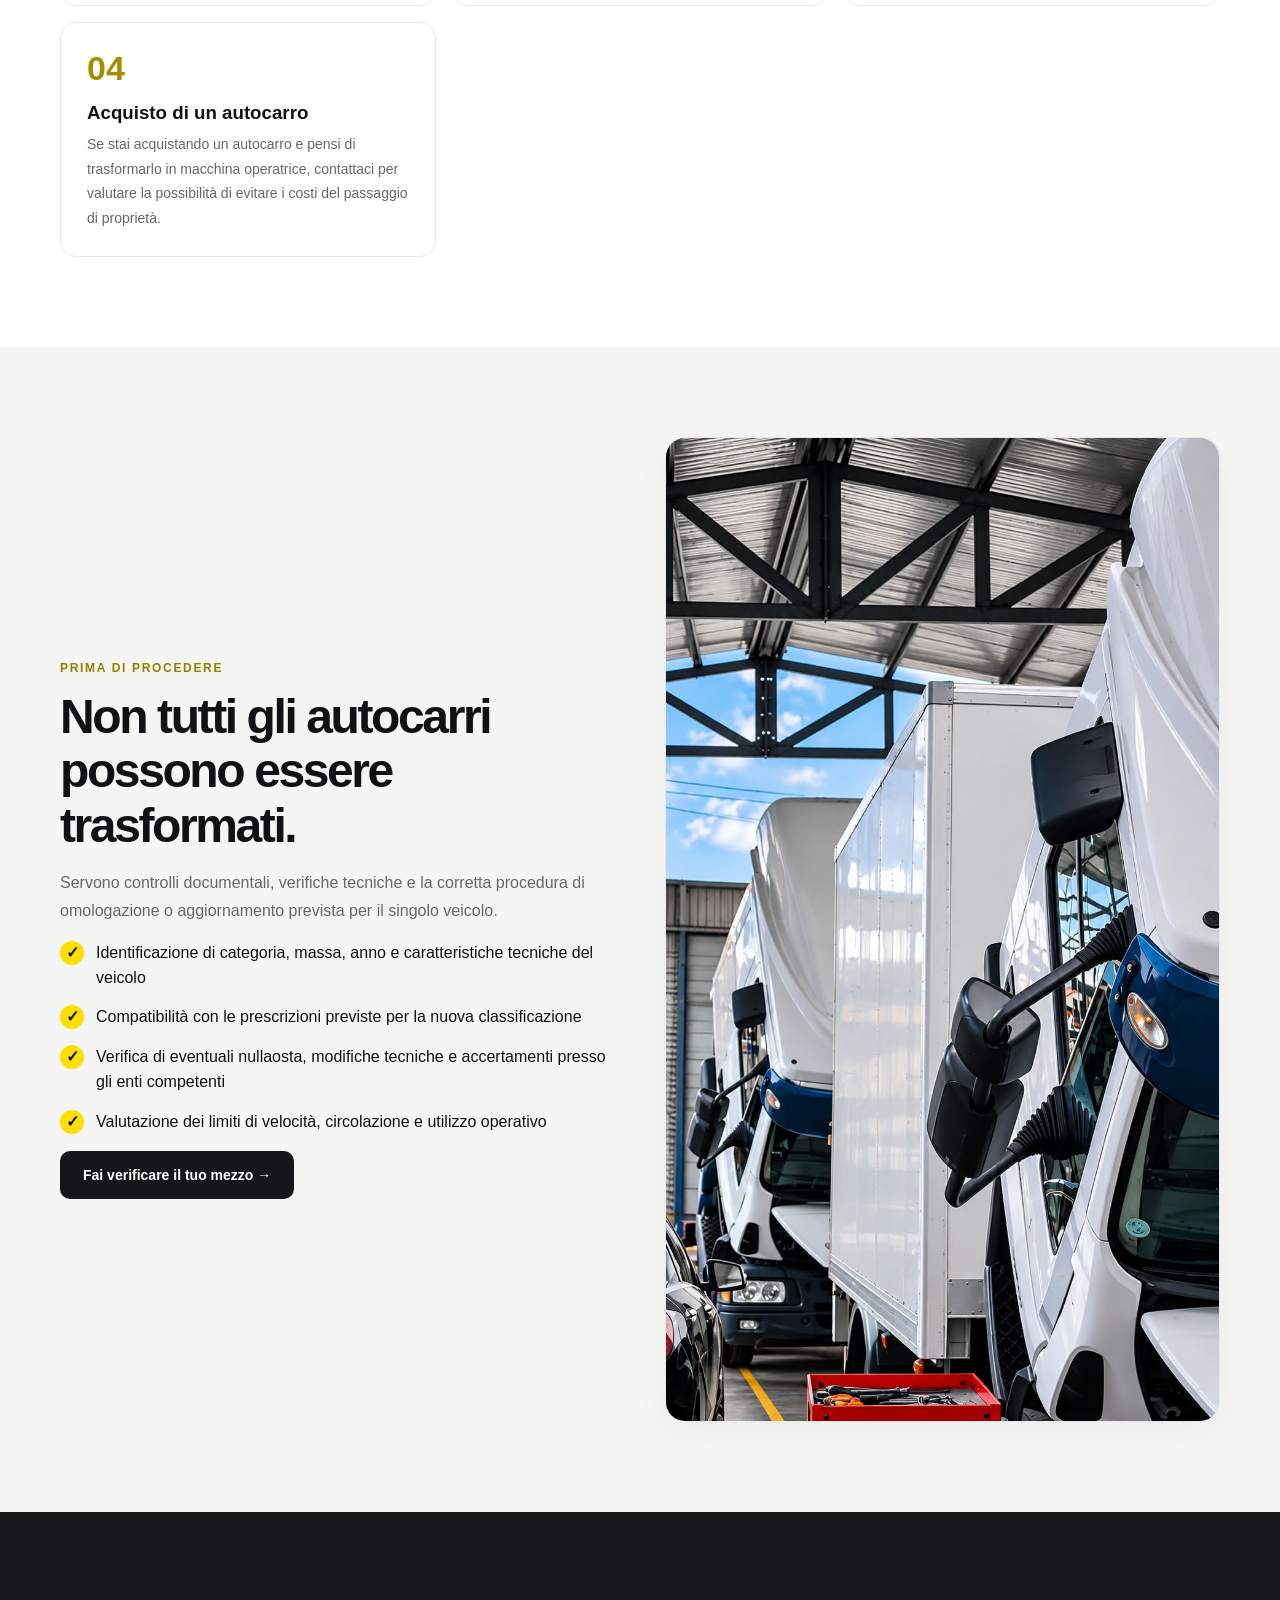
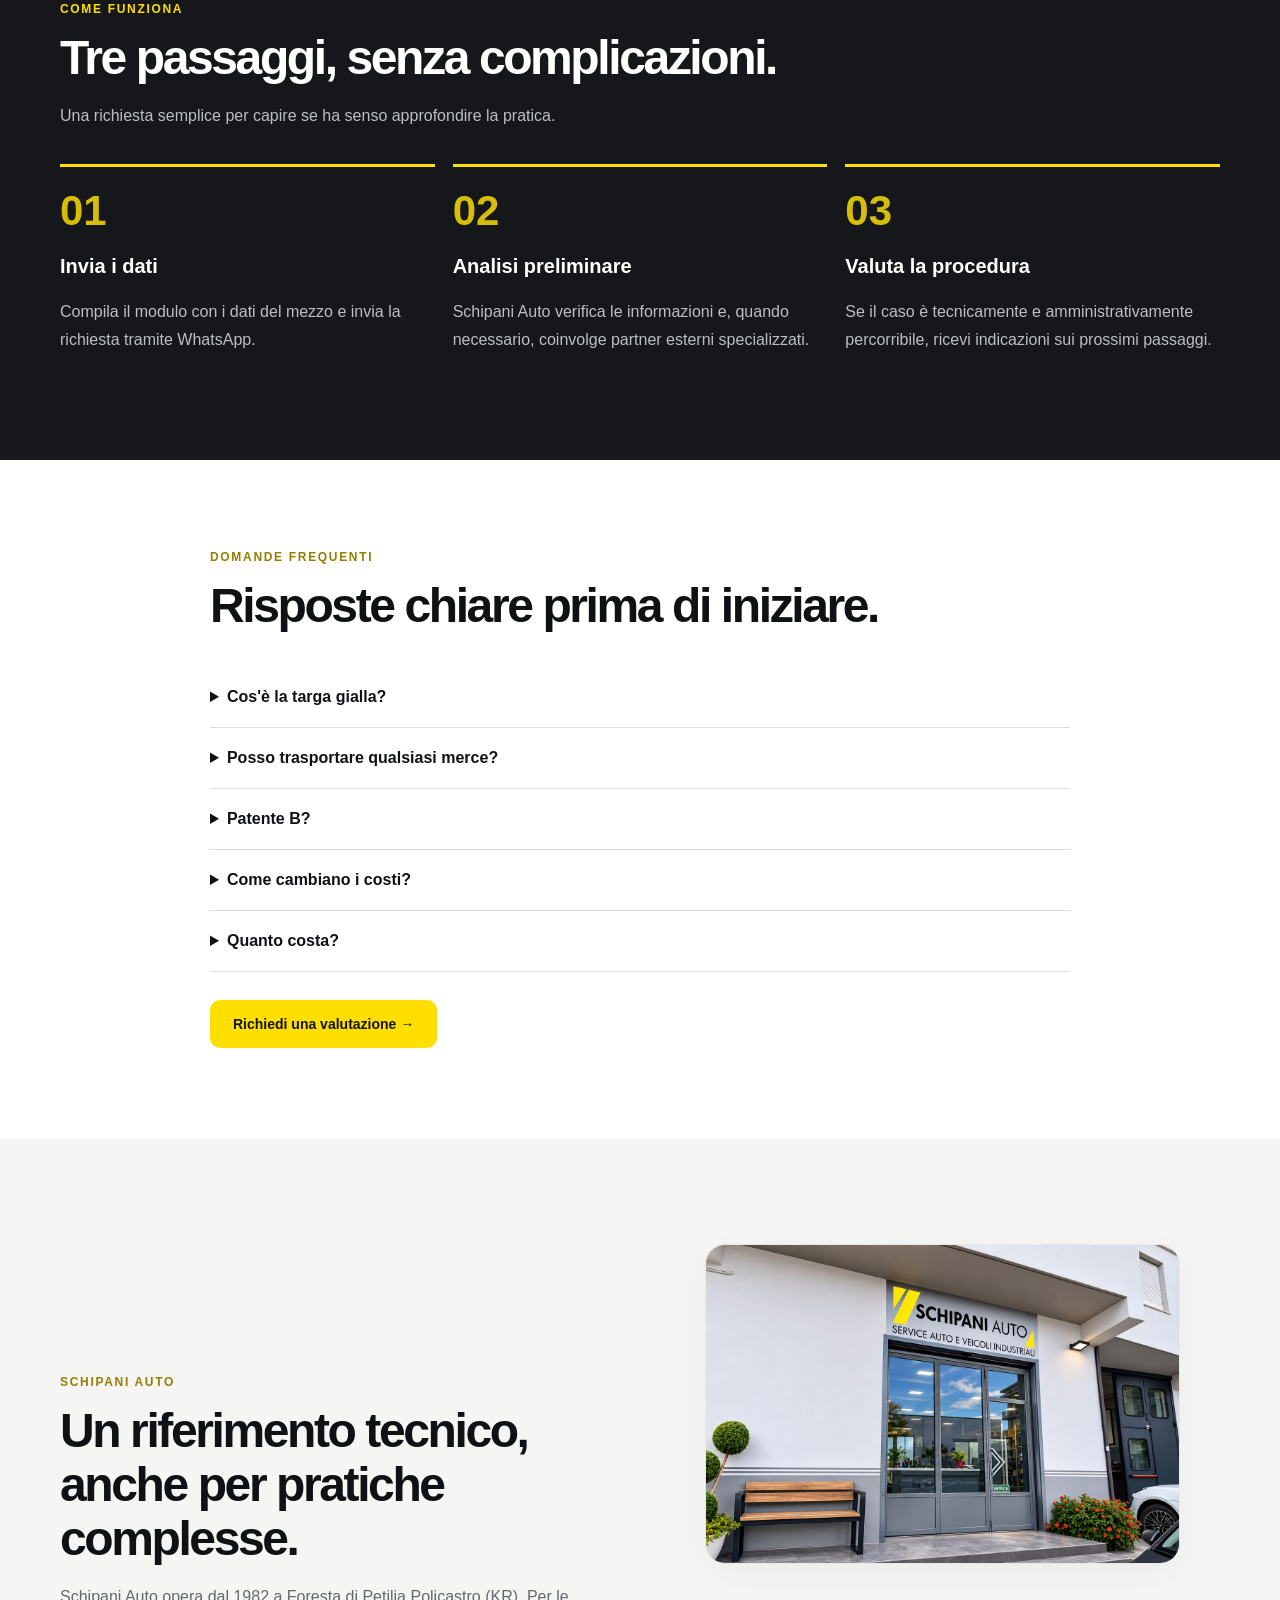
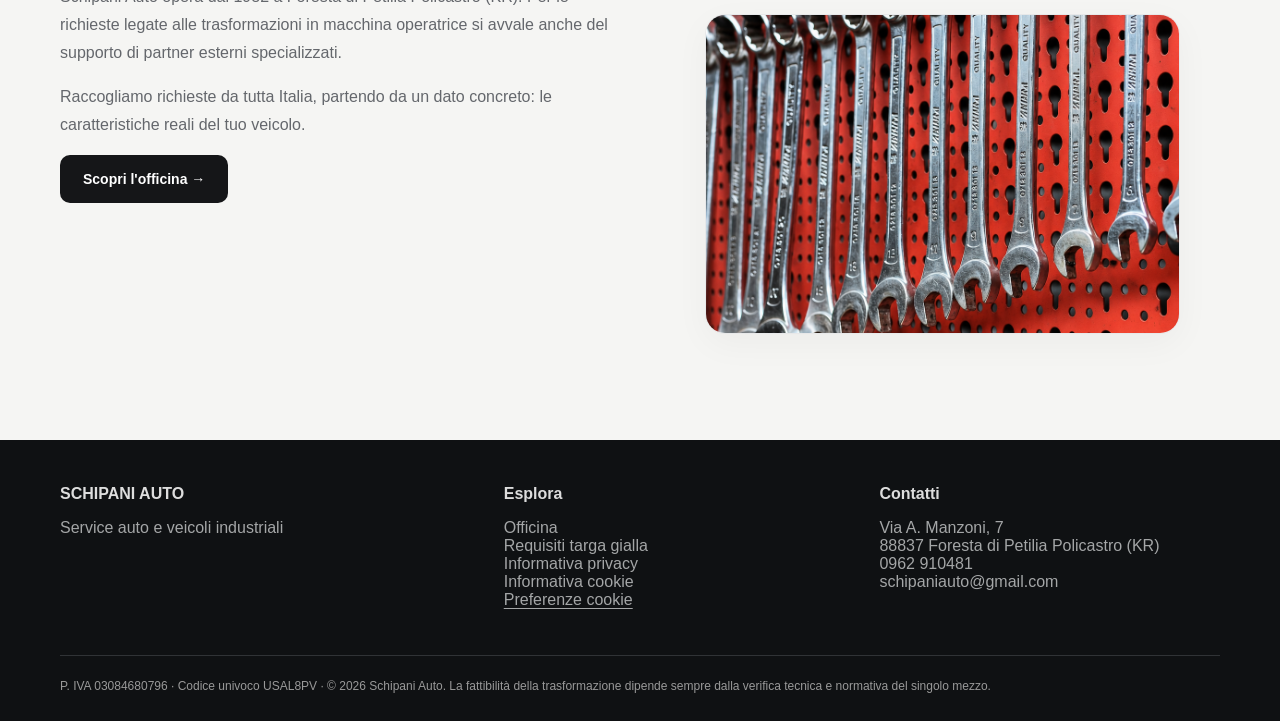
<file: targa-gialla.html>
<!doctype html>
<html lang="it">
<head>
  <meta charset="utf-8">
  <meta name="viewport" content="width=device-width,initial-scale=1">
  <title>Targa gialla autocarri | Verifica trasformazione | Schipani Auto</title>
  <meta name="description" content="Vuoi verificare se il tuo autocarro può essere trasformato in macchina operatrice? Scopri requisiti, limiti e vantaggi indicativi e invia la richiesta a Schipani Auto.">
  <meta name="theme-color" content="#ffdf00">
  <link rel="stylesheet" href="css/style.css">
</head>
<body>
  <div class="topbar">
    <div class="wrap">
      <span>Via A. Manzoni, 7 · 88837 Foresta di Petilia Policastro (KR)</span>
      <span>Richieste da tutta Italia</span>
    </div>
  </div>

  <header class="header">
    <nav class="wrap nav" aria-label="Navigazione principale">
      <a class="brand" href="./" aria-label="Schipani Auto home"><img src="assets/schipani-logo.png" alt="Schipani Auto"></a>
      <button class="mobiletoggle" data-menu aria-expanded="false" aria-label="Apri menu">☰</button>
      <div class="navlinks" data-nav>
        <a href="./">Officina</a>
        <a href="#vantaggi">Vantaggi</a>
        <a href="#requisiti">Requisiti</a>
        <a href="#faq">Domande frequenti</a>
        <a class="button" href="#richiedi">Richiedi una verifica</a>
      </div>
    </nav>
  </header>

  <main>
    <section class="page-hero">
      <div class="wrap page-hero-grid">
        <div>
          <span class="eyebrow">Autocarri · macchine operatrici</span>
          <h1>Il tuo autocarro può diventare una <span>macchina operatrice?</span></h1>
          <p>La trasformazione con targa gialla può essere valutata per determinati utilizzi professionali, ma richiede precise condizioni tecniche e amministrative. Raccontaci che mezzo hai: Schipani Auto, con il supporto di partner esterni specializzati, effettua una prima verifica preliminare.</p>
          <div class="highlight-pill">✓ Richieste da tutta Italia · Primo contatto semplice e diretto</div>
          <div class="cta">
            <a class="button" href="#richiedi">Verifica il tuo veicolo ↓</a>
            <a class="button ghost" href="#requisiti" style="color:white;border-color:#555">Consulta i requisiti ↓</a>
          </div>
        </div>
        <div class="lead-card anchor" id="richiedi">
          <h2>Richiedi una valutazione</h2>
          <p>Compila il modulo: al termine si aprirà WhatsApp con il messaggio già pronto da inviare a Schipani Auto.</p>
          <form id="lead-form">
            <div class="field-grid">
              <div class="field"><label for="nome">Nome e cognome *</label><input id="nome" name="nome" required autocomplete="name" maxlength="100" placeholder="Mario Rossi"></div>
              <div class="field"><label for="telefono">Telefono *</label><input id="telefono" name="telefono" type="tel" inputmode="tel" required autocomplete="tel" maxlength="25" placeholder="333 1234567"></div>
            </div>
            <div class="field"><label for="provincia">Provincia / Città *</label><input id="provincia" name="provincia" required maxlength="80" placeholder="Crotone"></div>
            <div class="field"><label for="modello">Marca e modello veicolo *</label><input id="modello" name="modello" required maxlength="120" placeholder="Iveco Daily / Fiat Ducato / altro"></div>
            <div class="field-grid">
              <div class="field"><label for="anno">Anno prima immatricolazione *</label><input id="anno" name="anno" required inputmode="numeric" maxlength="4" placeholder="2018"></div>
              <div class="field"><label for="tipologia">Tipologia veicolo *</label><select id="tipologia" name="tipologia" required><option value="">Seleziona</option><option>Autocarro leggero</option><option>Autocarro medio</option><option>Autocarro pesante</option><option>Altro</option></select></div>
            </div>
            <div class="field"><label for="uso">Utilizzo previsto *</label><input id="uso" name="uso" required maxlength="120" placeholder="Lavori stradali / manutenzione / uso professionale"></div>
            <div class="field"><label for="note">Note aggiuntive</label><textarea id="note" name="note" placeholder="Inserisci dettagli utili sul mezzo o sulla richiesta"></textarea></div>
            <label class="privacy"><input type="checkbox" required> <span>Dichiaro di aver letto l'<a href="privacy.html" target="_blank" rel="noopener noreferrer"><u>informativa privacy</u></a>.</span></label>
            <button class="button" type="submit">Apri la richiesta su WhatsApp ↗</button>
            <div class="form-msg">I dati compilati vengono inseriti nel link che apre WhatsApp. Per inviare il messaggio all’officina, premi Invia in WhatsApp.</div>
          </form>
        </div>
      </div>
    </section>

    <section class="section" id="vantaggi">
      <div class="wrap">
        <div class="section-head">
          <div class="kicker">Perché informarsi</div>
          <h2>Quando può avere senso valutare la targa gialla?</h2>
          <p>La convenienza effettiva cambia in base alle caratteristiche del veicolo, all'impiego e alle norme applicabili. Ogni situazione va analizzata singolarmente.</p>
        </div>
        <div class="benefits">
          <article class="benefit"><b>01</b><h3>Regime fiscale da verificare</h3><p>La classificazione del mezzo può comportare un trattamento diverso della tassa automobilistica, secondo la disciplina applicabile.</p></article>
          <article class="benefit"><b>02</b><h3>Assicurazione dedicata</h3><p>Potrebbero esserci condizioni assicurative differenti rispetto a un autocarro tradizionale, da verificare con la compagnia.</p></article>
          <article class="benefit"><b>03</b><h3>Uso operativo specifico</h3><p>Il mezzo viene destinato alle funzioni consentite dalla sua nuova classificazione, nel rispetto dei limiti previsti.</p></article>
          <article class="benefit"><b>04</b><h3>Acquisto di un autocarro</h3><p>Se stai acquistando un autocarro e pensi di trasformarlo in macchina operatrice, contattaci per valutare la possibilità di evitare i costi del passaggio di proprietà.</p></article>
        </div>
      </div>
    </section>

    <section class="section soft" id="requisiti">
      <div class="wrap split">
        <div>
          <div class="kicker">Prima di procedere</div>
          <h2>Non tutti gli autocarri possono essere trasformati.</h2>
          <p>Servono controlli documentali, verifiche tecniche e la corretta procedura di omologazione o aggiornamento prevista per il singolo veicolo.</p>
          <ul class="bullets">
            <li>Identificazione di categoria, massa, anno e caratteristiche tecniche del veicolo</li>
            <li>Compatibilità con le prescrizioni previste per la nuova classificazione</li>
            <li>Verifica di eventuali nullaosta, modifiche tecniche e accertamenti presso gli enti competenti</li>
            <li>Valutazione dei limiti di velocità, circolazione e utilizzo operativo</li>
          </ul>
          <a class="button dark" href="#richiedi">Fai verificare il tuo mezzo →</a>
        </div>
        <div class="media-card tall">
          <img src="assets/fleet-trucks.jpg" alt="Veicoli industriali in officina">
        </div>
      </div>
    </section>

    <section class="section dark">
      <div class="wrap">
        <div class="section-head">
          <div class="kicker">Come funziona</div>
          <h2>Tre passaggi, senza complicazioni.</h2>
          <p>Una richiesta semplice per capire se ha senso approfondire la pratica.</p>
        </div>
        <div class="steps">
          <div class="step"><b>01</b><h3>Invia i dati</h3><p>Compila il modulo con i dati del mezzo e invia la richiesta tramite WhatsApp.</p></div>
          <div class="step"><b>02</b><h3>Analisi preliminare</h3><p>Schipani Auto verifica le informazioni e, quando necessario, coinvolge partner esterni specializzati.</p></div>
          <div class="step"><b>03</b><h3>Valuta la procedura</h3><p>Se il caso è tecnicamente e amministrativamente percorribile, ricevi indicazioni sui prossimi passaggi.</p></div>
        </div>
      </div>
    </section>

    <section class="section" id="faq">
      <div class="wrap" style="max-width:860px">
        <div class="section-head">
          <div class="kicker">Domande frequenti</div>
          <h2>Risposte chiare prima di iniziare.</h2>
        </div>
        <div class="faq">
          <details><summary>Cos'è la targa gialla?</summary><p>È il formato di targa associato, fra gli altri, a specifiche categorie di macchine operatrici o agricole. La targa, da sola, non riassume tutte le condizioni d'uso del veicolo.</p></details>
          <details><summary>Posso trasportare qualsiasi merce?</summary><p>No, è consentito soltanto il trasporto di cose o attrezzature inerenti al ciclo operativo della macchina o del cantiere, secondo la classificazione del veicolo.</p></details>
          <details><summary>Patente B?</summary><p>Sì, per le macchine operatrici non eccezionali, nel rispetto dei limiti di sagoma e massa previsti. Per le macchine operatrici eccezionali è richiesta la patente C1.</p></details>
          <details><summary>Come cambiano i costi?</summary><p>La classificazione come macchina operatrice può comportare un diverso regime della tassa automobilistica e condizioni assicurative agevolate. In ogni caso, verifica sempre con la tua compagnia assicurativa. Per la revisione periodica, occorre verificare le disposizioni operative applicabili alla tipologia di mezzo.</p></details>
          <details><summary>Quanto costa?</summary><p>In ogni caso Schipani Auto cercherà sempre di soddisfare le richieste.</p></details>
        </div>
        <div class="cta" style="margin-top:28px"><a class="button" href="#richiedi">Richiedi una valutazione →</a></div>
      </div>
    </section>

    <section class="section soft">
      <div class="wrap split">
        <div>
          <div class="kicker">Schipani Auto</div>
          <h2>Un riferimento tecnico, anche per pratiche complesse.</h2>
          <p>Schipani Auto opera dal 1982 a Foresta di Petilia Policastro (KR). Per le richieste legate alle trasformazioni in macchina operatrice si avvale anche del supporto di partner esterni specializzati.</p>
          <p>Raccogliamo richieste da tutta Italia, partendo da un dato concreto: le caratteristiche reali del tuo veicolo.</p>
          <a class="button dark" href="./">Scopri l'officina →</a>
        </div>
        <div class="media-grid single-col">
          <figure class="media-card"><img src="assets/workshop-front.jpg" alt="Ingresso officina Schipani Auto"><figcaption>La sede di Schipani Auto</figcaption></figure>
          <figure class="media-card"><img src="assets/tools-wall.png" alt="Attrezzi in officina"><figcaption>Organizzazione e attrezzatura</figcaption></figure>
        </div>
      </div>
    </section>
  </main>

  <footer class="footer">
    <div class="wrap">
      <div class="footer-grid">
        <div>
          <strong>SCHIPANI AUTO</strong>
          <p>Service auto e veicoli industriali</p>
        </div>
        <div>
          <strong>Esplora</strong>
          <p><a href="./">Officina</a><br><a href="#requisiti">Requisiti targa gialla</a><br><a href="privacy.html">Informativa privacy</a><br><a href="cookie.html">Informativa cookie</a><br><button class="cookie-link" type="button" data-cookie-settings hidden>Preferenze cookie</button></p>
        </div>
        <div>
          <strong>Contatti</strong>
          <p>Via A. Manzoni, 7<br>88837 Foresta di Petilia Policastro (KR)<br><a href="tel:+390962910481">0962 910481</a><br><a href="mailto:schipaniauto@gmail.com">schipaniauto@gmail.com</a></p>
        </div>
      </div>
      <div class="bottom">P. IVA 03084680796 · Codice univoco USAL8PV · © 2026 Schipani Auto. La fattibilità della trasformazione dipende sempre dalla verifica tecnica e normativa del singolo mezzo.</div>
    </div>
  </footer>

  <a class="floating-wa" href="#richiedi" aria-label="Richiedi verifica veicolo">◉ Richiedi verifica</a>
  <script src="js/main.js"></script>
  <script src="js/cookies.js" defer></script>
</body>
</html>
</file>
<file: css/style.css>
:root{--yellow:#ffdf00;--ink:#101114;--dark:#16181b;--muted:#6b6e75;--line:#e7e8e9;--bg:#f5f5f3;--white:#fff;--radius:18px}*{box-sizing:border-box}html{scroll-behavior:smooth}body{margin:0;font-family:Inter,Arial,Helvetica,sans-serif;color:var(--ink);background:white}a{color:inherit;text-decoration:none}button,input,select,textarea{font:inherit}button{cursor:pointer}img{max-width:100%}.wrap{width:min(1160px,calc(100% - 40px));margin:auto}.topbar{background:#0f1113;color:#e2e3e3;font-size:12px;padding:10px 0}.topbar .wrap{display:flex;justify-content:space-between;gap:14px}.header{background:white;position:sticky;top:0;z-index:30;border-bottom:1px solid var(--line)}.nav{display:flex;align-items:center;justify-content:space-between;min-height:78px;gap:22px}.brand{display:block;width:244px;max-width:48vw}.brand img{display:block;width:100%}.navlinks{display:flex;align-items:center;gap:26px;font-size:14px;font-weight:700}.navlinks a:hover{color:#777}.button{border:0;border-radius:10px;display:inline-flex;align-items:center;justify-content:center;gap:9px;padding:15px 23px;background:var(--yellow);color:#141414;font-weight:800;font-size:14px;min-height:48px;transition:transform .2s,background .2s}.button:hover{transform:translateY(-2px);background:#ffe946}.button.ghost{border:1px solid #d3d5d5;background:transparent}.button.dark{background:#151618;color:white}.button.white{background:#fff}.mobiletoggle{display:none;border:0;background:transparent;font-size:29px}.eyebrow{display:inline-flex;align-items:center;gap:9px;color:var(--yellow);font-weight:900;letter-spacing:.15em;text-transform:uppercase;font-size:12px}.eyebrow:before{content:'';width:25px;height:3px;background:currentColor}.hero{background:radial-gradient(ellipse at 85% 20%,#363b40 0%,#191c1f 43%,#0e1012 100%);color:#fff;overflow:hidden}.hero-grid{display:grid;grid-template-columns:1.05fr .95fr;align-items:center;min-height:600px;gap:35px;padding:76px 0}.hero h1{font-size:clamp(41px,5.4vw,72px);letter-spacing:-.065em;line-height:1.04;margin:23px 0}.hero h1 em{font-style:normal;color:var(--yellow)}.hero p{font-size:18px;color:#d0d1d2;line-height:1.7;max-width:600px}.cta{display:flex;gap:12px;flex-wrap:wrap;margin-top:28px}.hero-art{height:390px;position:relative;border:1px solid #454849;border-radius:24px;background:linear-gradient(135deg,#2a2e31,#151719);display:flex;align-items:center;justify-content:center;overflow:hidden}.hero-art:before{content:'';position:absolute;width:480px;height:480px;border-radius:50%;border:85px solid #ffdf0015;right:-210px;top:-180px}.hero-art:after{content:'SCHIPANI AUTO';font-weight:900;font-size:clamp(36px,5vw,64px);letter-spacing:-.07em;position:absolute;bottom:25px;left:25px;color:#ffffff13}.art-label{z-index:2;display:flex;flex-direction:column;align-items:center;gap:16px;color:#ddd;text-align:center}.art-label svg{width:230px;fill:none;stroke:var(--yellow);stroke-width:2}.art-label small{font-size:12px;letter-spacing:.15em;color:#a9aeb0;text-transform:uppercase}.trust{display:grid;grid-template-columns:repeat(3,1fr);gap:1px;background:#35383b;color:white;border-top:1px solid #444}.trust>div{padding:21px 28px;text-align:center;background:#1e2023}.trust strong{color:var(--yellow);display:block;font-size:22px}.trust span{font-size:13px;color:#c9c9c9}.section{padding:90px 0}.section.soft{background:var(--bg)}.section.dark{background:#15171a;color:white}.section-head{max-width:750px;margin-bottom:34px}.section h2{font-size:clamp(30px,3.8vw,48px);letter-spacing:-.05em;line-height:1.13;margin:15px 0}.section p{color:#64676c;line-height:1.75}.dark p{color:#bcc0c3}.kicker{color:#957e00;font-weight:900;letter-spacing:.14em;font-size:12px;text-transform:uppercase}.dark .kicker{color:var(--yellow)}.cards{display:grid;grid-template-columns:repeat(3,1fr);gap:16px}.card{padding:28px;border:1px solid var(--line);background:white;border-radius:var(--radius)}.card .number{display:inline-flex;width:48px;height:48px;border-radius:12px;background:#fff7bb;align-items:center;justify-content:center;font-size:24px}.card h3{font-size:20px;letter-spacing:-.02em;margin:20px 0 8px}.card p{font-size:14px;margin:0}.split{display:grid;grid-template-columns:1fr 1fr;gap:50px;align-items:center}.promo{background:#ffdf00;padding:38px;border-radius:23px;color:#111}.promo h2{margin:12px 0;font-size:clamp(30px,3.5vw,44px);letter-spacing:-.05em}.promo p{color:#333}.promo .button{background:#141414;color:white}.photo-placeholder{background:#2a2d2f;border-radius:20px;min-height:315px;display:flex;justify-content:center;align-items:center;flex-direction:column;color:white;border:1px dashed #777;text-align:center;padding:20px}.photo-placeholder span{font-size:48px}.photo-placeholder small{color:#c3c5c8;max-width:260px;margin-top:14px}.bullets{list-style:none;padding:0;display:grid;gap:15px}.bullets li{display:flex;gap:12px;line-height:1.55}.bullets li:before{content:'✓';background:var(--yellow);border-radius:50%;height:24px;min-width:24px;text-align:center;font-weight:900}.contact{display:grid;grid-template-columns:1fr 1fr;gap:45px}.contact-links{display:grid;gap:13px;margin:30px 0}.contact-links a{font-weight:700}.footer{background:#0f1113;color:#ddd;padding:45px 0 25px}.footer p,.footer small{color:#a4a6a7}.footer-grid{display:grid;grid-template-columns:1.2fr 1fr 1fr;gap:35px}.footer a:hover{color:var(--yellow)}.bottom{border-top:1px solid #303336;margin-top:30px;padding-top:20px;color:#999;font-size:12px;line-height:1.7}.page-hero{background:#111417;color:white;padding:75px 0 80px;overflow:hidden}.page-hero-grid{display:grid;grid-template-columns:1.1fr .9fr;gap:50px;align-items:center}.page-hero h1{font-size:clamp(41px,5vw,66px);letter-spacing:-.06em;line-height:1.05;margin:23px 0}.page-hero h1 span{color:var(--yellow)}.page-hero p{color:#c5c8cb;line-height:1.75;font-size:17px}.highlight-pill{display:inline-block;background:#292d30;border:1px solid #414547;color:#eee;border-radius:50px;padding:9px 15px;font-size:12px;font-weight:700;margin-top:15px}.lead-card{padding:32px;border-radius:22px;background:white;color:#121416;box-shadow:0 25px 70px #0004}.lead-card h2{font-size:25px;line-height:1.15;letter-spacing:-.03em;margin:0 0 9px}.lead-card p{color:#62676b;font-size:13px;margin:0 0 20px}.field-grid{display:grid;grid-template-columns:1fr 1fr;gap:12px}.field{display:flex;flex-direction:column;gap:6px;margin-bottom:13px}.field label{font-size:12px;font-weight:800}.field input,.field select,.field textarea{width:100%;padding:12px 13px;border:1px solid #d6d8db;border-radius:9px;min-height:45px;background:#fff;color:#111}.field textarea{min-height:80px;resize:vertical}.field input:focus,.field select:focus,.field textarea:focus{outline:2px solid #e8c800;border-color:#e8c800}.privacy{display:flex;align-items:flex-start;gap:10px;font-size:12px;line-height:1.5;margin:9px 0 18px;color:#555}.privacy input{margin-top:2px;accent-color:#171717}.lead-card .button{width:100%}.form-msg{font-size:12px;color:#65686c;margin-top:12px;text-align:center}.benefits{display:grid;grid-template-columns:repeat(3,1fr);gap:16px}.benefit{border:1px solid var(--line);border-radius:16px;padding:26px;background:white}.benefit b{font-size:34px;color:#a68e00}.benefit h3{margin:14px 0 8px}.benefit p{font-size:14px;margin:0}.steps{display:grid;grid-template-columns:repeat(3,1fr);gap:18px}.step{border-top:3px solid var(--yellow);padding-top:20px}.step b{font-size:42px;color:#d6bd08}.step h3{font-size:20px}.faq details{border-bottom:1px solid #ddd;padding:18px 0}.faq summary{font-weight:800;cursor:pointer;line-height:1.5}.faq p{margin-bottom:0}.notice{border-left:4px solid var(--yellow);padding:14px 20px;background:#fff9d1;color:#333;line-height:1.65;font-size:14px;border-radius:0 8px 8px 0}.floating-wa{position:fixed;bottom:21px;right:21px;z-index:40;background:#19a862;color:white;display:flex;align-items:center;justify-content:center;box-shadow:0 6px 30px #0003;padding:13px 17px;border-radius:100px;font-size:14px;font-weight:800}.legal{padding:80px 0;max-width:770px;line-height:1.75}.legal h1{font-size:42px}.legal h2{margin-top:32px}.legal p{color:#5b5f62}.muted{color:#72777a}.anchor{scroll-margin-top:100px}@media(max-width:900px){.navlinks{display:none;position:absolute;top:78px;left:0;right:0;background:#fff;border-bottom:1px solid #ddd;padding:24px 20px;flex-direction:column;align-items:stretch}.navlinks.open{display:flex}.mobiletoggle{display:block}.hero-grid,.page-hero-grid,.split,.contact{grid-template-columns:1fr}.hero-grid{padding:55px 0}.hero-art{height:275px}.page-hero{padding:55px 0}.cards,.benefits,.steps{grid-template-columns:repeat(2,1fr)}.footer-grid{grid-template-columns:1fr 1fr}}@media(max-width:620px){.topbar{display:none}.wrap{width:min(100% - 30px,1160px)}.brand{width:205px}.hero h1,.page-hero h1{font-size:42px}.hero p,.page-hero p{font-size:15px}.section{padding:65px 0}.cards,.benefits,.steps,.footer-grid,.field-grid{grid-template-columns:1fr}.trust{grid-template-columns:1fr 1fr}.trust>div:last-child{grid-column:span 2}.trust>div{padding:14px}.hero-art{height:225px}.lead-card{padding:22px}.contact{gap:22px}.floating-wa{font-size:12px;padding:13px}.cta .button{width:100%}}


.hero-media{position:relative;height:430px;border-radius:24px;overflow:hidden;border:1px solid #444;box-shadow:0 25px 60px #0005}
.hero-media img{width:100%;height:100%;object-fit:cover;display:block}
.media-badge{position:absolute;left:18px;bottom:18px;background:rgba(17,17,17,.9);color:#fff;border:1px solid rgba(255,255,255,.12);padding:12px 16px;border-radius:12px;font-weight:900;letter-spacing:.08em;font-size:12px}
.media-card{background:#fff;border:1px solid var(--line);border-radius:20px;overflow:hidden;box-shadow:0 10px 35px rgba(0,0,0,.04)}
.media-card img{width:100%;height:100%;display:block;object-fit:cover}
.media-card.tall{min-height:420px}
.media-card figcaption{padding:14px 16px;font-size:14px;color:#565b60}
.media-grid{display:grid;grid-template-columns:repeat(2,1fr);gap:18px}
.media-grid.single-col{grid-template-columns:1fr;align-self:stretch}
.media-grid .media-card{height:320px}
.map-card{border-radius:22px;overflow:hidden;border:1px solid var(--line);min-height:420px;background:#f2f2f2;box-shadow:0 12px 32px rgba(0,0,0,.05)}
.map-card iframe{width:100%;height:100%;min-height:420px;border:0;display:block}
@media(max-width:900px){.hero-media{height:320px}.media-card.tall{min-height:320px}.map-card,.map-card iframe{min-height:340px}}
@media(max-width:620px){.media-grid{grid-template-columns:1fr}.hero-media{height:260px}}

.legal a:not(.button), .cookie-banner a, .cookie-link {
  text-decoration: underline;
  text-underline-offset: .18em;
}

.cookie-link {
  padding: 0;
  border: 0;
  background: transparent;
  color: inherit;
  text-align: left;
}

.cookie-banner {
  position: fixed;
  z-index: 50;
  inset: auto 16px 16px;
  width: min(570px, calc(100% - 32px));
  max-height: calc(100dvh - 32px);
  overflow: auto;
  padding: 20px;
  border: 1px solid var(--line);
  border-radius: var(--radius);
  background: white;
  box-shadow: 0 8px 32px #0003;
}

.cookie-banner h2 { margin: 0; font-size: 20px; }
.cookie-banner p { margin: 10px 0; font-size: 14px; line-height: 1.5; }
.cookie-actions { display: flex; flex-wrap: wrap; gap: 8px; }
.map-placeholder { border: 1px solid var(--line); border-radius: var(--radius); padding: 22px; }
</file>
<file: css/extra-sezioni.css>
/* Sezioni aggiuntive Schipani Auto — Partnership e Prodotti Refinish */
.partnerships-section{padding:76px 0;background:#f7f7f5}
.partnerships-section .section-head.centered{max-width:none;text-align:center;margin:0 0 34px}
.partnerships-section .section-head h2{margin:12px 0}
.partner-logos{display:grid;grid-template-columns:repeat(4,minmax(0,1fr));gap:18px;align-items:stretch}
.partner-logo{min-height:144px;background:#fff;border:1px solid #e5e5e5;border-radius:18px;display:flex;justify-content:center;align-items:center;padding:22px 18px;box-shadow:0 8px 20px rgba(0,0,0,.04)}
.partner-logo img{display:block;max-width:100%;max-height:86px;width:auto;height:auto;object-fit:contain}
.refinish-section{background:#fff}
.refinish-grid{display:grid;grid-template-columns:repeat(3,minmax(0,1fr));gap:18px}
.refinish-card{border-radius:18px;overflow:hidden;border:1px solid #e6e6e6;background:#fff;box-shadow:0 10px 22px #00000008}
.refinish-card img{width:100%;height:250px;object-fit:cover;display:block;background:#f0f0f0}
.refinish-copy{padding:22px 23px 26px}
.refinish-copy h3{font-size:21px;line-height:1.2;letter-spacing:-.025em;margin:0 0 10px}
.refinish-copy p{font-size:14px;margin:0;line-height:1.65}
.refinish-footer{display:flex;justify-content:space-between;align-items:center;gap:22px;margin-top:27px;padding:24px 28px;background:#f5f5f3;border-radius:14px}
.refinish-footer p{margin:0;color:#222;font-weight:700}
@media(max-width:900px){.partner-logos{grid-template-columns:repeat(2,minmax(0,1fr))}.refinish-grid{grid-template-columns:repeat(2,minmax(0,1fr))}.refinish-card:last-child{grid-column:span 2}}
@media(max-width:620px){.partnerships-section{padding:60px 0}.partner-logos{gap:10px}.partner-logo{min-height:102px;padding:14px 10px}.partner-logo img{max-height:52px}.refinish-grid{grid-template-columns:1fr}.refinish-card:last-child{grid-column:auto}.refinish-card img{height:220px}.refinish-footer{flex-direction:column;align-items:stretch;text-align:center;padding:20px}.refinish-footer .button{width:100%}}
</file>
